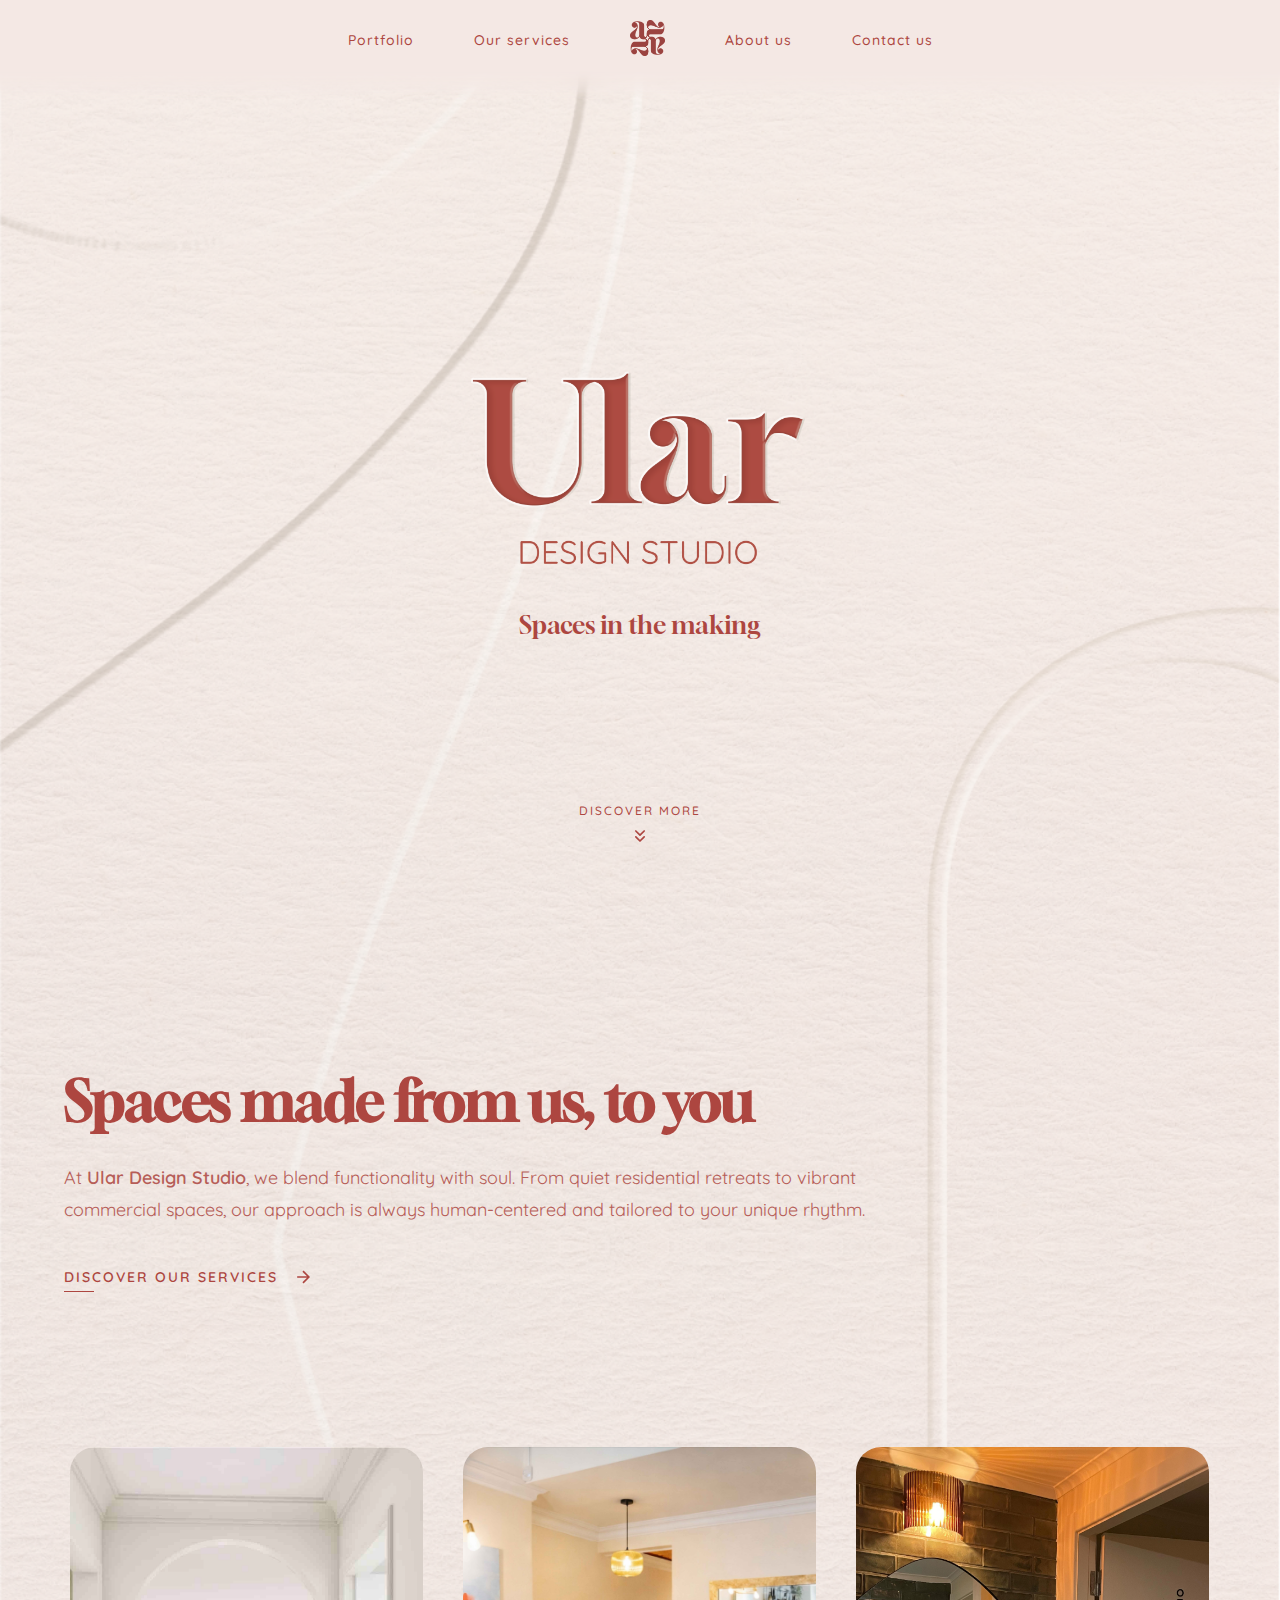
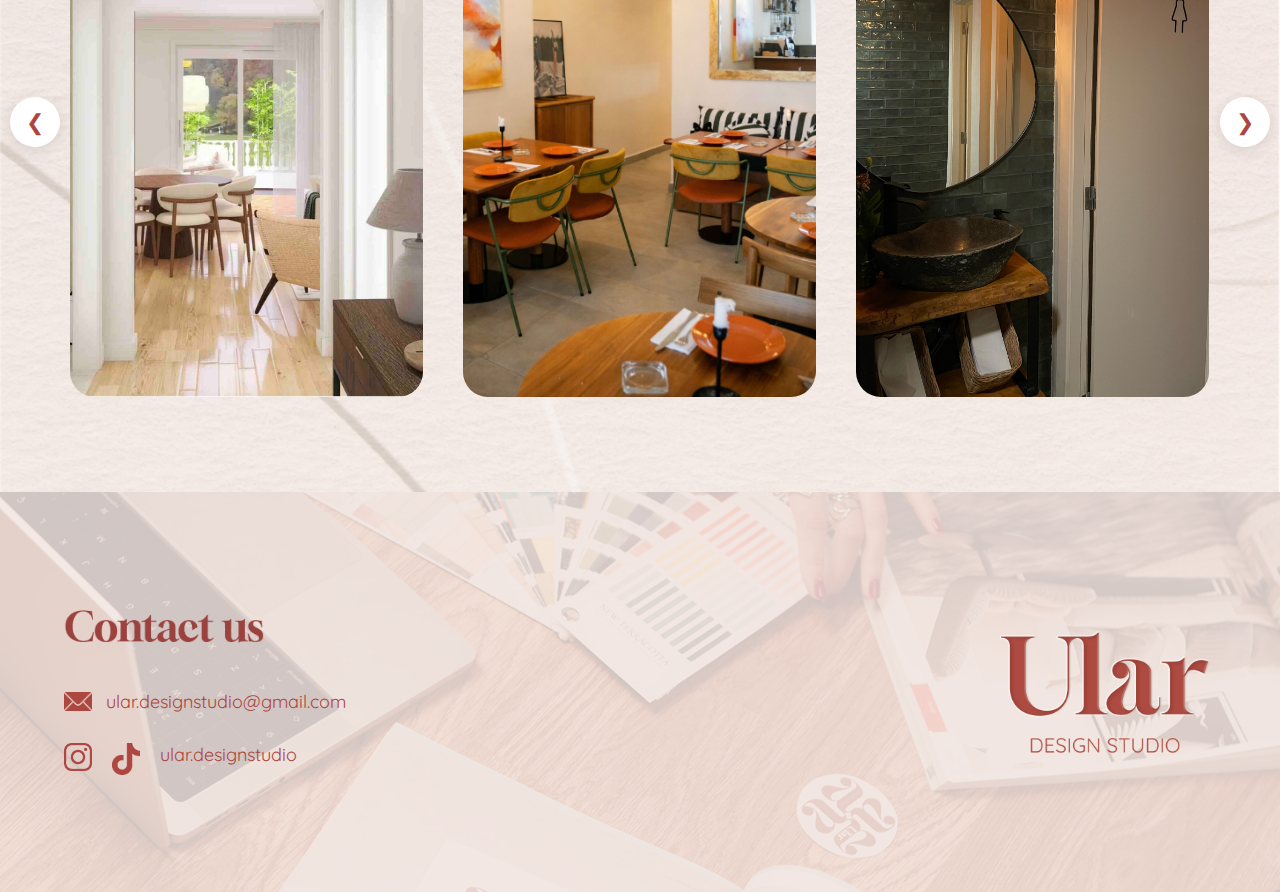
<file: index.html>
<!DOCTYPE html>
<html lang="en">
<head>
    <meta charset="UTF-8">
    <meta name="viewport" content="width=device-width, initial-scale=1.0">
    <title>Ular Design Studio</title>
    <link rel="stylesheet" href="style.css">

    <!--------Googlefonts-->
        <link rel="preconnect" href="https://fonts.googleapis.com">
        <link rel="preconnect" href="https://fonts.gstatic.com" crossorigin>
        <link href="https://fonts.googleapis.com/css2?family=Quicksand:wght@300..700&display=swap" rel="stylesheet">
        <link href="https://fonts.googleapis.com/css2?family=Gloock&display=swap" rel="stylesheet">
</head>
<body>

<!------------------------Header e Navegação----------->
    <header id="mainHeader">
        <nav id="mainNav">
            <div class="nav-links-desktop">
                <a href="Portfolio.html">Portfolio</a>
                <a href="OurServices.html">Our services</a>
                <div class="logo">
                    <a href="index.html"><img src="Logo_Trevo.png" alt="Ular"></a>
                </div>
                <a href="AboutUs.html">About us</a>
                <a href="ContactUs.html">Contact us</a>
            </div>
           
               

            <div class="mobile-logo-button" onclick="toggleMenu()">
                <img src="Logo_Trevo.png" alt="Ular">
            <div class="menu-indicator-wrapper">
            <span class="menu-text-indicator">menu</span>
                <div class="menu-arrow">
                    <svg width="10" height="10" viewBox="0 0 24 24" fill="none" stroke="#ad4640" stroke-width="3" stroke-linecap="round" stroke-linejoin="round">
                        <path d="M6 9l6 6 6-6"/>
                    </svg>
                </div>
            </div>

            <!------Mobile version-->
            <div class="mobile-menu" id="mobileMenu">
                <a href="MainPage.html">Main Page</a>
                <a href="Portfolio.html">Portfolio</a>
                <a href="OurServices.html">Our services</a>
                <a href="AboutUs.html">About us</a>
                <a href="ContactUs.html">Contact us</a>
            </div>
        </nav>
    </header>
<!------------------------Fim Header e Navegação----------->



<section class="hero">
    <video autoplay muted loop playsinline preload="auto">
        <source src="video_introducao_480p.mp4" type="video/mp4">
    </video>

    <div class="hero-content">
        <img src="Ular_logo_primario.png" alt="Ular Design Studio" class="hero-logo">
        <p>Spaces in the making</p>
    </div>

    <a href="#main-intro" class="discover-more">
        <span>Discover more</span>
        <div class="scroll-arrow-mini">
            <svg width="20" height="20" viewBox="0 0 24 24" fill="none" stroke="currentColor" stroke-width="2" stroke-linecap="round" stroke-linejoin="round">
                <path d="M7 13l5 5 5-5M7 6l5 5 5-5"/>
            </svg>
        </div>
    </a>
</section>

<section class="main-intro" id="main-intro">
    <div class="intro-content">
        <h2 class="reveal-text">Spaces made from us, to you </h2>
        <p class="fade-in-up">
            At <strong>Ular Design Studio</strong>, we blend functionality with soul. 
            From quiet residential retreats to vibrant commercial spaces, our approach 
            is always human-centered and tailored to your unique rhythm.
        </p>
        
        <a href="OurServices.html" class="discover-more-btn">
            <span>Discover our services</span>
            <svg class="arrow-icon" viewBox="0 0 24 24"><path d="M5 12h14m-7-7 7 7-7 7"/></svg>
        </a>
    </div>
</section>

<section class="home-carousel-section">
    <div class="carousel-container">
        <button class="carousel-btn prev" onclick="moveCarousel(-1)">&#10094;</button>
        <button class="carousel-btn next" onclick="moveCarousel(1)">&#10095;</button>

        <div class="carousel-track" id="homeTrack">
            <div class="carousel-card"><img src="R2501_2785_Morgado_02_01.jpg"></div>
            <div class="carousel-card"><img src="C2410_2530_impostor_02_01.jpeg"></div>
            <div class="carousel-card"><img src="C2410_2530_impostor_06.jpg"></div>
            <div class="carousel-card"><img src="R2402_6731_Lux_02_01.jpeg"></div>
            <div class="carousel-card">
            <img src="R2501_2785_Morgado_05_01.jpeg">
            <a href="portfolio.html" class="more-work-link">
              <span class="text-wrapper">More of our work →</span>
           </a>
</div>
            </div>
        </div>
    </div>
</section>



<!----------portfolio carrosel-->







<!-------------------Footer-->
<footer class="footer">
  <div class="footer-overlay">

    <div class="footer-left">
      <a href="Contact us" class="contact-us">
        <img src="contact us.png" alt="Contact us">
      </a>

      <div class="email">
        <img src="email_logo.png" alt="Email">
        <a>ular.designstudio@gmail.com</a>
      </div>

      <div class="footer-socials">
        <a href="https://www.instagram.com/ular.designstudio" target="_blank">
          <img src="logo_instagram.png" alt="Instagram">
        </a>

        <a href="https://www.tiktok.com/@ular.designstudio" target="_blank">
          <img src="logo_tiktok.png" alt="TikTok">
        </a>

        <span class="social-text">ular.designstudio</span>
      </div>
      
      
    </div>

    <div class="footer-right">
      <img src="Ular_logo_primario.png" alt="Ular Design Studio">
    </div>

  </div>
</footer>



<!--------javascript-->
<script>

   //------------------Header e Navegação
        // Menu Mobile
        function toggleMenu() {
            const menu = document.getElementById("mobileMenu");
            const header = document.getElementById("mainHeader");
            menu.classList.toggle("open");
            header.classList.toggle("menu-open");
        }
    //------------------Fim Header e Navegação

//-------------------Carrossel
function moveCarousel(direction) {
    const track = document.getElementById('homeTrack');
    if (!track) return;

    // Obtém a largura de um card dinamicamente
    const card = track.querySelector('.carousel-card');
    if (!card) return;

    // Largura do card + o gap de 40px definido no CSS
    const scrollStep = card.offsetWidth + 40; 

    track.scrollBy({
        left: direction * scrollStep,
        behavior: 'smooth'
    });
}




 
</script>


</body>
</html>
</file>
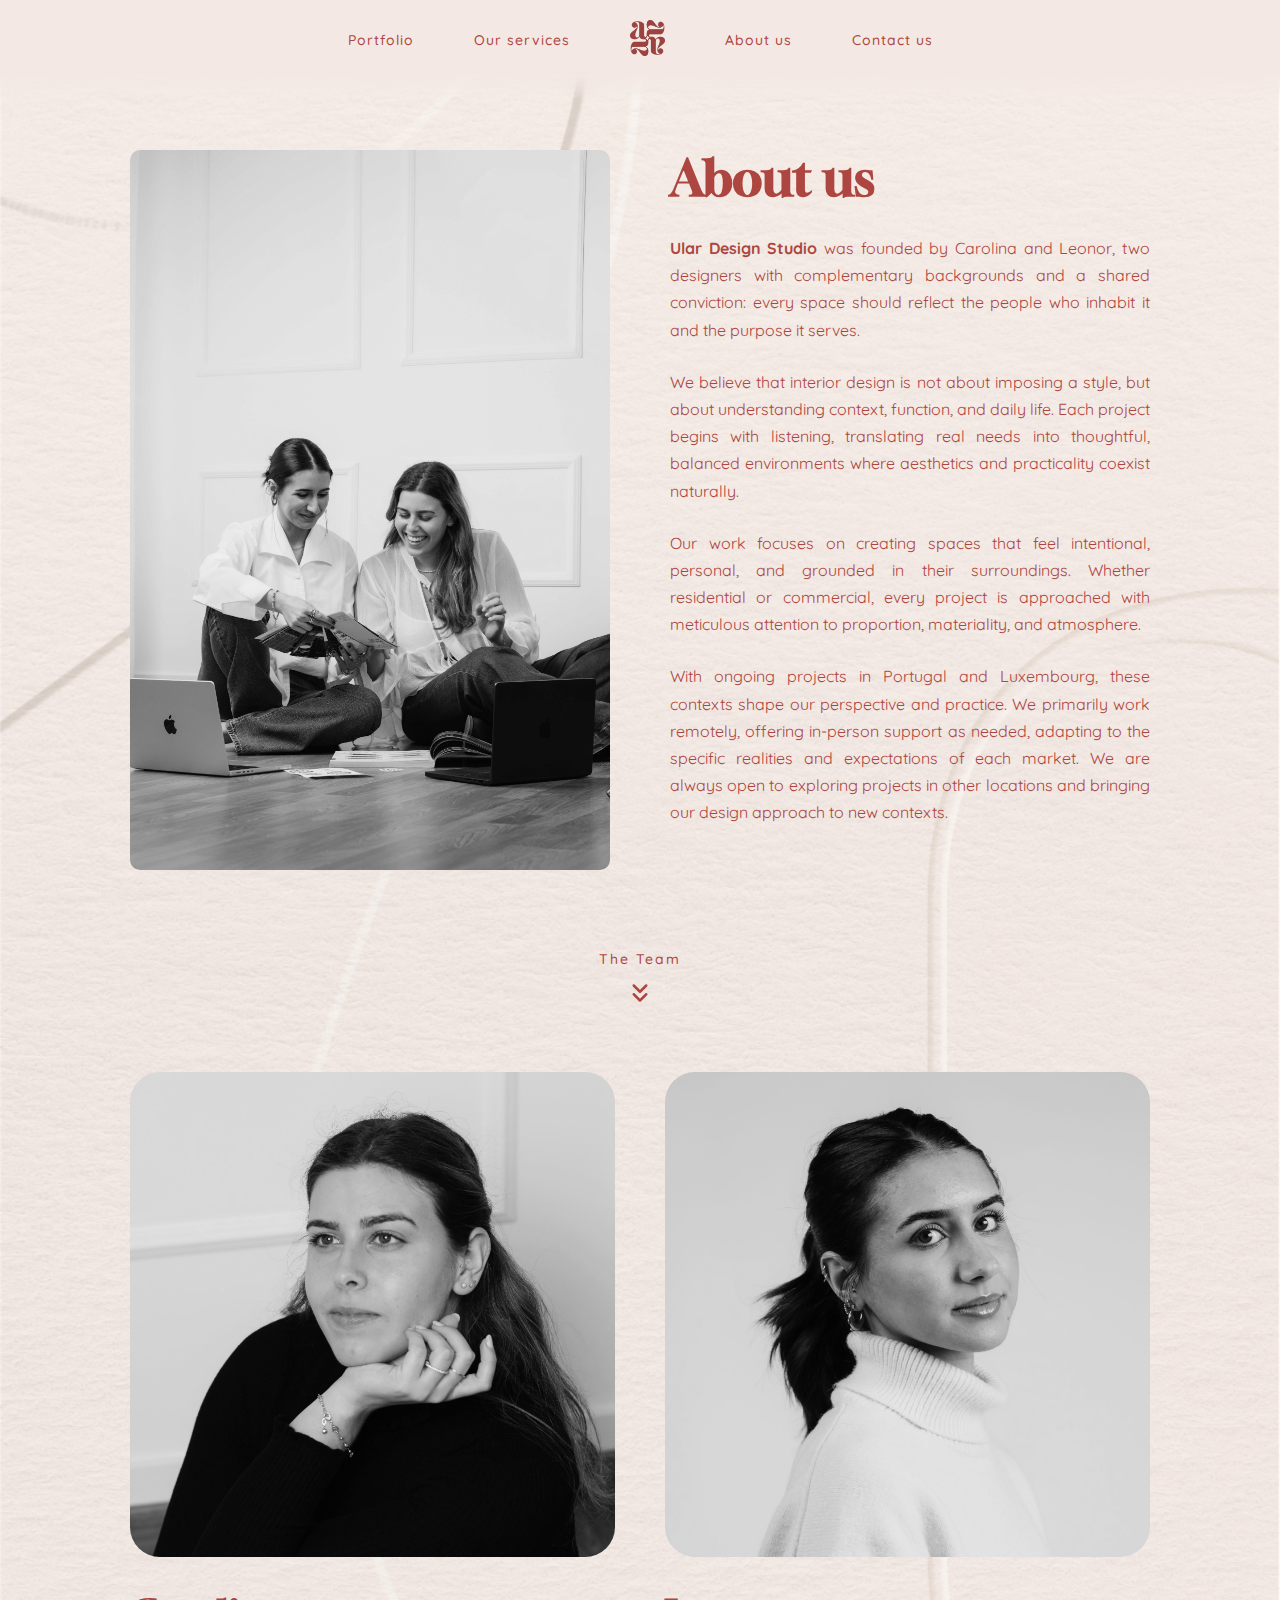
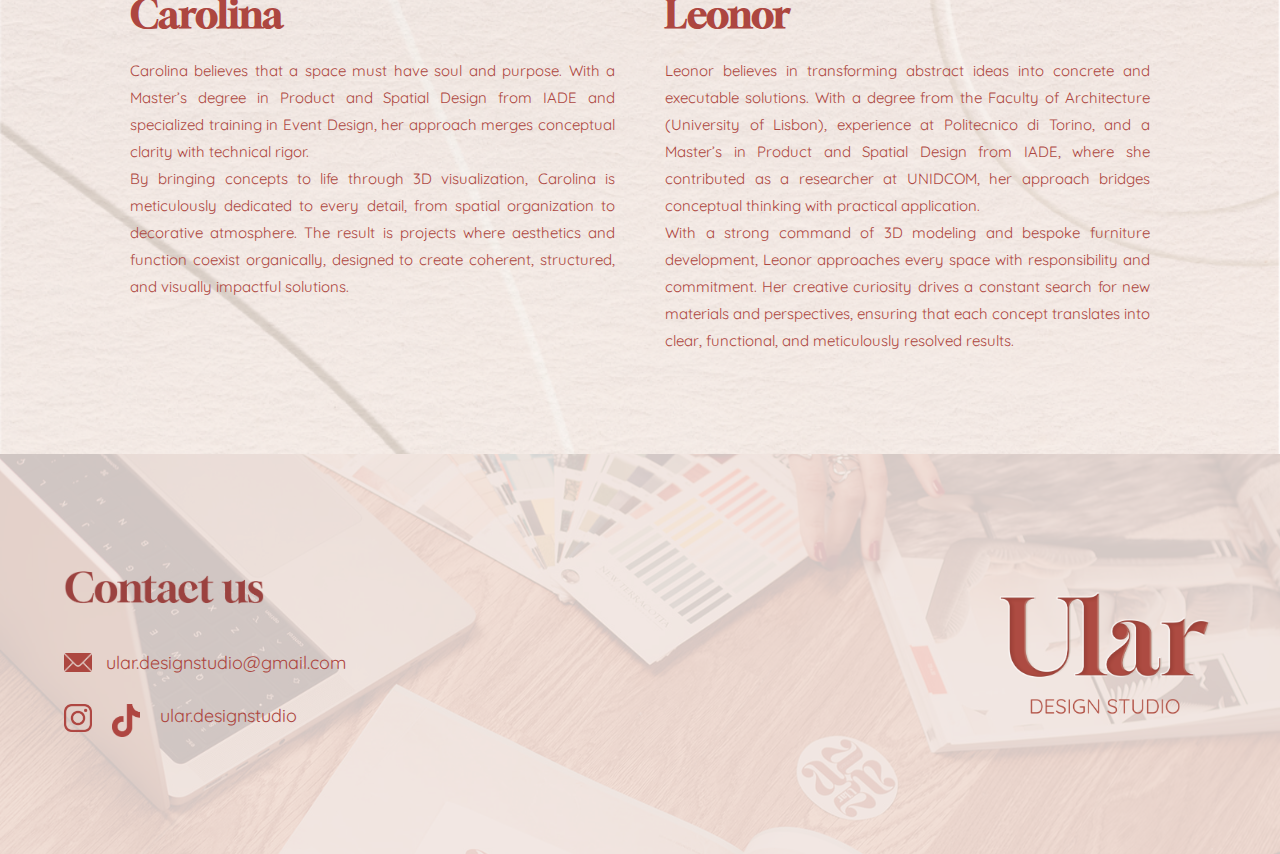
<file: AboutUs.html>
<!DOCTYPE html>
<html lang="en">
<head>
    <meta charset="UTF-8">
    <meta name="viewport" content="width=device-width, initial-scale=1.0">
    <title>Ular Design Studio</title>
    <link rel="stylesheet" href="style.css">

    <!--------Googlefonts-->
        <link rel="preconnect" href="https://fonts.googleapis.com">
        <link rel="preconnect" href="https://fonts.gstatic.com" crossorigin>
        <link href="https://fonts.googleapis.com/css2?family=Quicksand:wght@300..700&display=swap" rel="stylesheet">
        <link href="https://fonts.googleapis.com/css2?family=Gloock&display=swap" rel="stylesheet">
</head>
<body>

<!------------------------Header e Navegação----------->
    <header id="mainHeader">
        <nav id="mainNav">
            <div class="nav-links-desktop">
                <a href="Portfolio.html">Portfolio</a>
                <a href="OurServices.html">Our services</a>
                <div class="logo">
                    <a href="index.html"><img src="Logo_Trevo.png" alt="Ular"></a>
                </div>
                <a href="AboutUs.html">About us</a>
                <a href="ContactUs.html">Contact us</a>
            </div>
           
               

            <div class="mobile-logo-button" onclick="toggleMenu()">
                <img src="Logo_Trevo.png" alt="Ular">
            <div class="menu-indicator-wrapper">
            <span class="menu-text-indicator">menu</span>
                <div class="menu-arrow">
                    <svg width="10" height="10" viewBox="0 0 24 24" fill="none" stroke="#ad4640" stroke-width="3" stroke-linecap="round" stroke-linejoin="round">
                        <path d="M6 9l6 6 6-6"/>
                    </svg>
                </div>
            </div>

            <!------Mobile version-->
            <div class="mobile-menu" id="mobileMenu">
                <a href="MainPage.html">Main Page</a>
                <a href="Portfolio.html">Portfolio</a>
                <a href="OurServices.html">Our services</a>
                <a href="AboutUs.html">About us</a>
                <a href="ContactUs.html">Contact us</a>
            </div>
        </nav>
    </header>
<!------------------------Fim Header e Navegação----------->


<div class="about-container">
    <section class="about-intro">
        <div class="about-intro-image">
            <img src="aboutus_duas_749kb.jpeg" alt="Ular Design Studio">
        </div>
        <div class="about-intro-text">
            <h1>About us</h1>
            <p>
            <strong>Ular Design Studio</strong> was founded by Carolina and Leonor, two designers with complementary backgrounds and a shared conviction: every space should reflect the people who inhabit it and the purpose it serves.
            </p>
            <p>
            We believe that interior design is not about imposing a style, but about understanding context, function, and daily life. Each project begins with listening, translating real needs into thoughtful, balanced environments where aesthetics and practicality coexist naturally.
            </p>
            <p>
            Our work focuses on creating spaces that feel intentional, personal, and grounded in their surroundings. Whether residential or commercial, every project is approached with meticulous attention to proportion, materiality, and atmosphere.
            </p>
            <p>
            With ongoing projects in Portugal and Luxembourg, these contexts shape our perspective and practice. We primarily work remotely, offering in-person support as needed, adapting to the specific realities and expectations of each market. We are always open to exploring projects in other locations and bringing our design approach to new contexts.
            </p>
 </div>
    </section>




<div class="about-us-team-arrow-container">
     <a href="#about-bios" class="see-more-link">
    <span class="about-us-team-text">The Team</span>
    <div class="about-us-team-arrow">
        <svg width="30" height="30" viewBox="0 0 24 24" fill="none" stroke="#ad4640" stroke-width="2" stroke-linecap="round" stroke-linejoin="round">
            <path d="M7 13l5 5 5-5M7 6l5 5 5-5"/>
        </svg>
    </div>
    </a>
</div>


    <section class="about-bios" id="about-bios">
        <div class="bio-card">
            <div class="bio-image">
                <img src="carolinaseria_737kb.jpeg" alt="Carolina Marques">
            </div>
            <h2>Carolina</h2>
            <p>Carolina believes that a space must have soul and purpose. With a Master’s degree in Product and Spatial Design from IADE and specialized training in Event Design, her approach merges conceptual clarity with technical rigor.</p>
            <p>By bringing concepts to life through 3D visualization, Carolina is meticulously dedicated to every detail, from spatial organization to decorative atmosphere. The result is projects where aesthetics and function coexist organically, designed to create coherent, structured, and visually impactful solutions.</p> 
            </div>

        <div class="bio-card">
            <div class="bio-image">
                <img src="leonorseria_706kb.jpeg" alt="Leonor Perdigão">
            </div>
            <h2>Leonor</h2>
            <p>Leonor believes in transforming abstract ideas into concrete and executable solutions. With a degree from the Faculty of Architecture (University of Lisbon), experience at Politecnico di Torino, and a Master’s in Product and Spatial Design from IADE, where she contributed as a researcher at UNIDCOM, her approach bridges conceptual thinking with practical application.</p> 
            <p>With a strong command of 3D modeling and bespoke furniture development, Leonor approaches every space with responsibility and commitment. Her creative curiosity drives a constant search for new materials and perspectives, ensuring that each concept translates into clear, functional, and meticulously resolved results.</p>  
            </div>
    </section>
</div>



<footer class="footer">
  <div class="footer-overlay">

    <div class="footer-left">
      <a href="Contact us" class="contact-us">
        <img src="contact us.png" alt="Contact us">
      </a>

      <div class="email">
        <img src="email_logo.png" alt="Email">
        <a>ular.designstudio@gmail.com</a>
      </div>

      <div class="footer-socials">
        <a href="https://www.instagram.com/ular.designstudio" target="_blank">
          <img src="logo_instagram.png" alt="Instagram">
        </a>

        <a href="https://www.tiktok.com/@ular.designstudio" target="_blank">
          <img src="logo_tiktok.png" alt="TikTok">
        </a>

        <span class="social-text">ular.designstudio</span>
      </div>
      
      
    </div>

    <div class="footer-right">
      <img src="Ular_logo_primario.png" alt="Ular Design Studio">
    </div>

  </div>
</footer>



<!-------------------Javascript------------------------------> <script> // Lógica Modal function openProject(projectId) { const modal = document.getElementById('projectModal'); const modalContent = document.getElementById('modalContent'); // Aqui podes adicionar a lógica para carregar o conteúdo do projeto com base no ID modalContent.innerHTML = `<h2>${projectId}</h2><p>Detalhes do projeto...</p>`; modal.style.display = 'flex'; } function closeProject() { const modal = document.getElementById('projectModal'); modal.style.display = 'none'; } </script>
<script>
   //------------------Header e Navegação
        // Menu Mobile
        function toggleMenu() {
            const menu = document.getElementById("mobileMenu");
            const header = document.getElementById("mainHeader");
            menu.classList.toggle("open");
            header.classList.toggle("menu-open");
        }
    //------------------Fim Header e Navegação
</script>


</body>
</html>
</file>
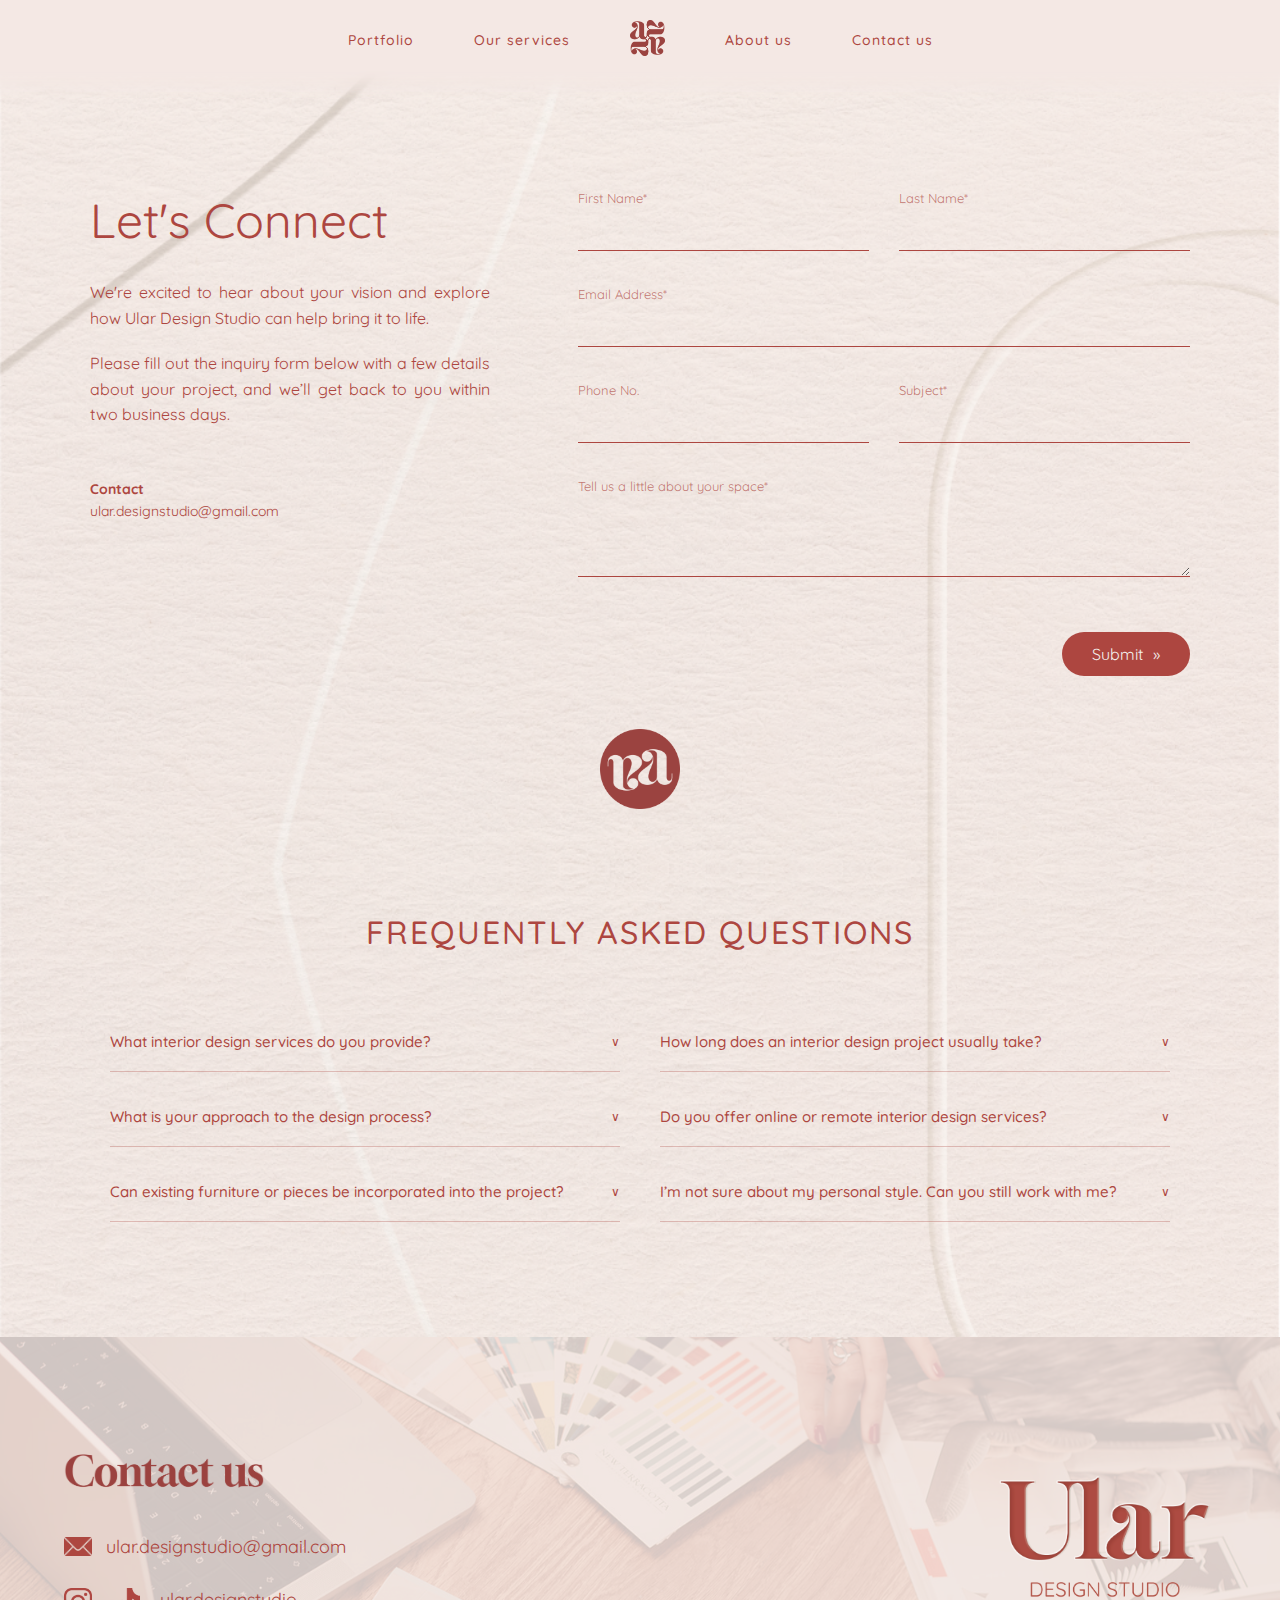
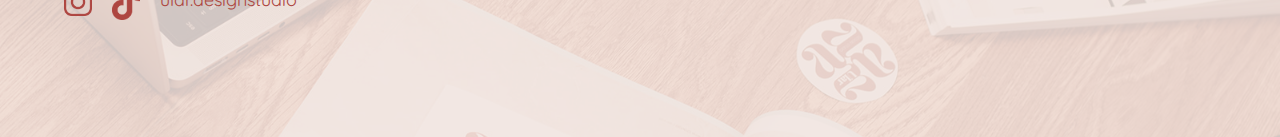
<file: ContactUs.html>
<!DOCTYPE html>
<html lang="en">
<head>
    <meta charset="UTF-8">
    <meta name="viewport" content="width=device-width, initial-scale=1.0">
    <title>Ular Design Studio</title>
    <link rel="stylesheet" href="style.css">

    <!--------Googlefonts-->
        <link rel="preconnect" href="https://fonts.googleapis.com">
        <link rel="preconnect" href="https://fonts.gstatic.com" crossorigin>
        <link href="https://fonts.googleapis.com/css2?family=Quicksand:wght@300..700&display=swap" rel="stylesheet">
        <link href="https://fonts.googleapis.com/css2?family=Gloock&display=swap" rel="stylesheet">
</head>
<body>

<!------------------------Header e Navegação----------->
    <header id="mainHeader">
        <nav id="mainNav">
            <div class="nav-links-desktop">
                <a href="Portfolio.html">Portfolio</a>
                <a href="OurServices.html">Our services</a>
                <div class="logo">
                    <a href="MainPage.html"><img src="Logo_Trevo.png" alt="Ular"></a>
                </div>
                <a href="AboutUs.html">About us</a>
                <a href="ContactUs.html">Contact us</a>
            </div>
           
               

            <div class="mobile-logo-button" onclick="toggleMenu()">
                <img src="Logo_Trevo.png" alt="Ular">
            <div class="menu-indicator-wrapper">
            <span class="menu-text-indicator">menu</span>
                <div class="menu-arrow">
                    <svg width="10" height="10" viewBox="0 0 24 24" fill="none" stroke="#ad4640" stroke-width="3" stroke-linecap="round" stroke-linejoin="round">
                        <path d="M6 9l6 6 6-6"/>
                    </svg>
                </div>
            </div>

            <!------Mobile version-->
            <div class="mobile-menu" id="mobileMenu">
                <a href="MainPage.html">Main Page</a>
                <a href="Portfolio.html">Portfolio</a>
                <a href="OurServices.html">Our services</a>
                <a href="AboutUs.html">About us</a>
                <a href="ContactUs.html">Contact us</a>
            </div>
        </nav>
    </header>
<!------------------------Fim Header e Navegação----------->

<!------------------------Formulário---------------------------------->
<main class="contact-page">
    <div class="contact-wrapper">
        
        <div class="contact-info">
            <h1>Let's Connect</h1>
            <p>We're excited to hear about your vision and explore how Ular Design Studio can help bring it to life.</p>
            <p>Please fill out the inquiry form below with a few details about your project, and we’ll get back to you within two business days.</p>

            <div class="contact-details">
                <p><strong>Contact</strong><br>ular.designstudio@gmail.com</p>
            </div>
        </div>

        <!------------------Formulário-->
       <div class="contact-form-container">
    <form class="minimal-form" action="https://formspree.io/f/mjgeekan" method="POST">
        <div class="form-row">
            <div class="form-group">
                <label>First Name*</label>
                <input type="text" name="first_name" required>
            </div>
            <div class="form-group">
                <label>Last Name*</label>
                <input type="text" name="last_name" required>
            </div>
            </div>

            <div class="form-group full-width">
            <label>Email Address*</label>
            <input type="email" name="email" required>
            </div>

            <div class="form-row">
            <div class="form-group">
                <label>Phone No.</label>
                <input type="tel" name="phone">
            </div>
            <div class="form-group">
                <label>Subject*</label>
                <input type="text" name="subject" required>
            </div>
            </div>

            <div class="form-group full-width">
            <label>Tell us a little about your space*</label>
            <textarea name="message" rows="3" required></textarea>
             </div>

            <div class="button-container">
            <button type="submit" class="btn-submit">
                Submit <span class="double-arrow">»</span>
            </button>
            </div>
    </form>
    </div>


</main>

<!------------------Separador entre formulário e Faq's-->
<div class="divider-container">
    <img src="bola separacao pagina.png" alt="Ular Logo" class="ular-ball">
</div>


<!------------------------------FAQ's-->
<section class="faq-section" id="faq">
    <div class="faq-header">
        <h2>Frequently Asked Questions</h2>
    </div>

    <div class="faq-grid">
        <div class="faq-column">
            <div class="faq-item">
                <button class="faq-question">What interior design services do you provide? <span class="arrow">∨</span></button>
                <div class="faq-answer">
                    <p>We offer tailored interior design services, from initial concept development to detailed design proposals and project support, for both residential and commercial spaces.</p>
                </div>
            </div>
            <div class="faq-item">
                <button class="faq-question">What is your approach to the design process? <span class="arrow">∨</span></button>
                <div class="faq-answer">
                    <p>We help define your style through discussion, references and careful analysis of your preferences and requirements.</p>
                </div>
            </div>
            <div class="faq-item">
                <button class="faq-question">Can existing furniture or pieces be incorporated into the project? <span class="arrow">∨</span></button>
                <div class="faq-answer">
                    <p>Yes. Whenever suitable, we incorporate existing furniture or décor to ensure continuity, sustainability and a coherent final result.</p>
                </div>
            </div>
        </div>

        <div class="faq-column">
            <div class="faq-item">
                <button class="faq-question">How long does an interior design project usually take? <span class="arrow">∨</span></button>
                <div class="faq-answer">
                    <p>Project timelines vary depending on scale and complexity. Timeframes are defined clearly at the outset of each project.</p>
                </div>
            </div>
            <div class="faq-item">
                <button class="faq-question">Do you offer online or remote interior design services? <span class="arrow">∨</span></button>
                <div class="faq-answer">
                    <p>Yes. We provide remote design services for clients in any location. We are based in Luxembourg and Portugal, where on-site visits are available.</p>
                </div>
            </div>
            <div class="faq-item">
                <button class="faq-question">I’m not sure about my personal style. Can you still work with me? <span class="arrow">∨</span></button>
                <div class="faq-answer">
                    <p>Absolutely. We help define your style through discussion, references and careful analysis of your preferences and requirements.</p>
                </div>
            </div>
        </div>
    </div>
</section>


<!--------------Footer-->
<footer class="footer">
  <div class="footer-overlay">

    <div class="footer-left">
      <a href="Contact us" class="contact-us">
        <img src="contact us.png" alt="Contact us">
      </a>

      <div class="email">
        <img src="email_logo.png" alt="Email">
        <a>ular.designstudio@gmail.com</a>
      </div>

      <div class="footer-socials">
        <a href="https://www.instagram.com/ular.designstudio" target="_blank">
          <img src="logo_instagram.png" alt="Instagram">
        </a>

        <a href="https://www.tiktok.com/@ular.designstudio" target="_blank">
          <img src="logo_tiktok.png" alt="TikTok">
        </a>

        <span class="social-text">ular.designstudio</span>
      </div>
      
      
    </div>

    <div class="footer-right">
      <img src="Ular_logo_primario.png" alt="Ular Design Studio">
    </div>

  </div>
</footer>


<!--------------Javascript-->
<script>

   //------------------Header e Navegação
        // Menu Mobile
        function toggleMenu() {
            const menu = document.getElementById("mobileMenu");
            const header = document.getElementById("mainHeader");
            menu.classList.toggle("open");
            header.classList.toggle("menu-open");
        }
    //------------------Fim Header e Navegação

    //movimento setas faqs
        // Este código seleciona todas as perguntas do FAQ
        document.querySelectorAll('.faq-question').forEach(button => {
            button.addEventListener('click', () => {
                // Quando clicas, ele procura o "pai" (o faq-item)
                const faqItem = button.parentElement;
                
                // Ele adiciona ou retira a classe 'active' que criámos no CSS
                faqItem.classList.toggle('active');
            });
        });

    //-------------movimento bola-------------
        window.addEventListener('scroll', function() {
    // Seleciona a imagem da bola
    const ball = document.querySelector('.ular-ball');
    
    // Obtém a posição atual do scroll
    let rotation = window.scrollY;
    
    // Aplica a rotação. Podes multiplicar por 0.5 se quiseres que gire mais devagar
    // ou por 2 se quiseres que gire muito rápido.
    ball.style.transform = `rotate(${rotation * 0.5}deg)`;
});
    </script>



</body>
</html>
</file>
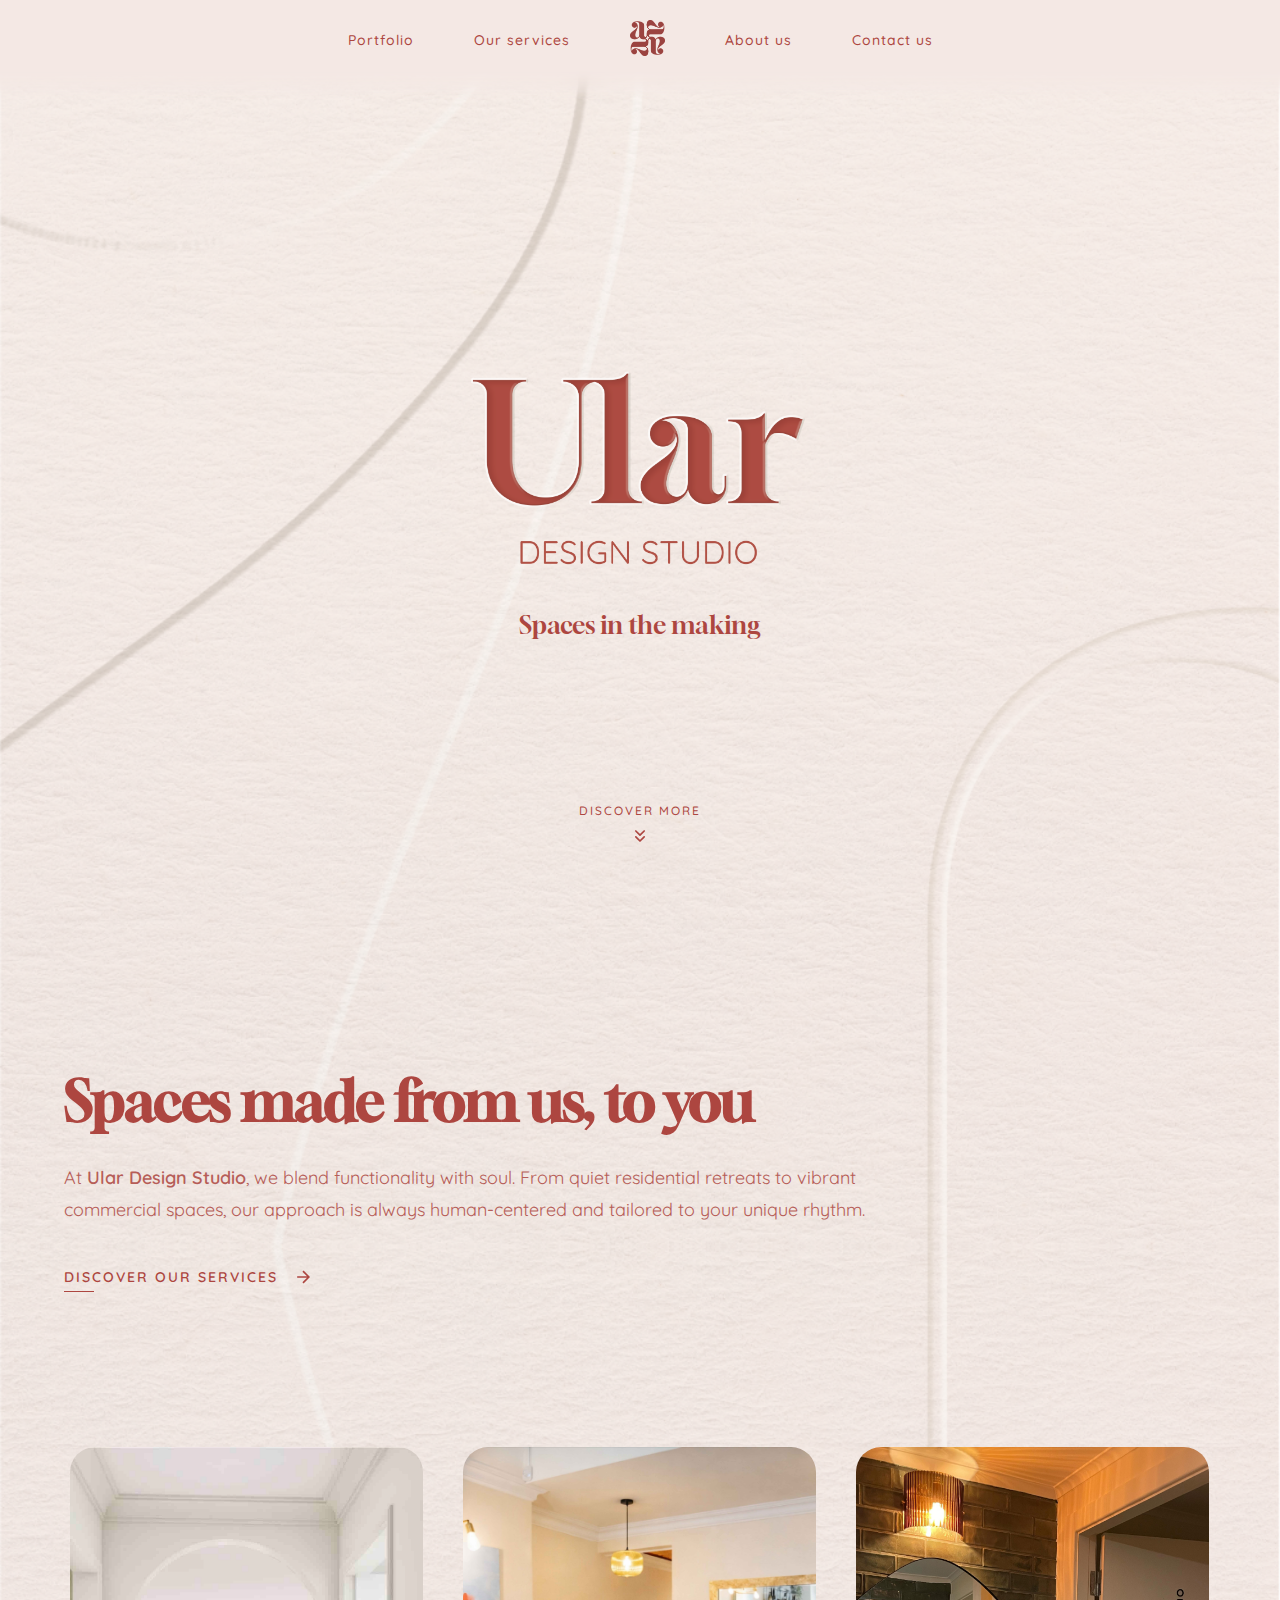
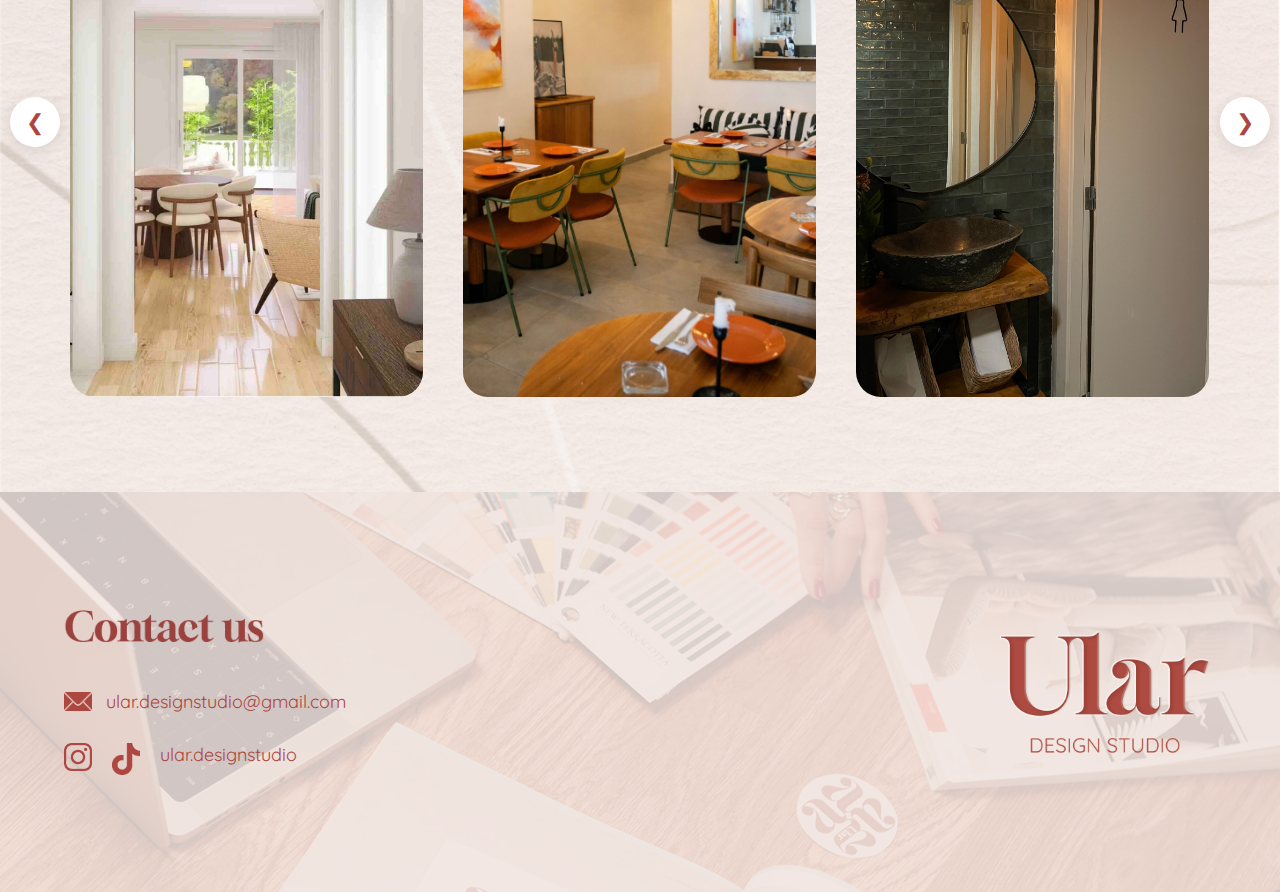
<file: MainPage.html>
<!DOCTYPE html>
<html lang="en">
<head>
    <meta charset="UTF-8">
    <meta name="viewport" content="width=device-width, initial-scale=1.0">
    <title>Ular Design Studio</title>
    <link rel="stylesheet" href="style.css">

    <!--------Googlefonts-->
        <link rel="preconnect" href="https://fonts.googleapis.com">
        <link rel="preconnect" href="https://fonts.gstatic.com" crossorigin>
        <link href="https://fonts.googleapis.com/css2?family=Quicksand:wght@300..700&display=swap" rel="stylesheet">
        <link href="https://fonts.googleapis.com/css2?family=Gloock&display=swap" rel="stylesheet">
</head>
<body>

<!------------------------Header e Navegação----------->
    <header id="mainHeader">
        <nav id="mainNav">
            <div class="nav-links-desktop">
                <a href="Portfolio.html">Portfolio</a>
                <a href="OurServices.html">Our services</a>
                <div class="logo">
                    <a href="MainPage.html"><img src="Logo_Trevo.png" alt="Ular"></a>
                </div>
                <a href="AboutUs.html">About us</a>
                <a href="ContactUs.html">Contact us</a>
            </div>
           
               

            <div class="mobile-logo-button" onclick="toggleMenu()">
                <img src="Logo_Trevo.png" alt="Ular">
            <div class="menu-indicator-wrapper">
            <span class="menu-text-indicator">menu</span>
                <div class="menu-arrow">
                    <svg width="10" height="10" viewBox="0 0 24 24" fill="none" stroke="#ad4640" stroke-width="3" stroke-linecap="round" stroke-linejoin="round">
                        <path d="M6 9l6 6 6-6"/>
                    </svg>
                </div>
            </div>

            <!------Mobile version-->
            <div class="mobile-menu" id="mobileMenu">
                <a href="MainPage.html">Main Page</a>
                <a href="Portfolio.html">Portfolio</a>
                <a href="OurServices.html">Our services</a>
                <a href="AboutUs.html">About us</a>
                <a href="ContactUs.html">Contact us</a>
            </div>
        </nav>
    </header>
<!------------------------Fim Header e Navegação----------->



<section class="hero">
    <video autoplay muted loop playsinline preload="auto">
        <source src="video_introducao_480p.mp4" type="video/mp4">
    </video>

    <div class="hero-content">
        <img src="Ular_logo_primario.png" alt="Ular Design Studio" class="hero-logo">
        <p>Spaces in the making</p>
    </div>

    <a href="#main-intro" class="discover-more">
        <span>Discover more</span>
        <div class="scroll-arrow-mini">
            <svg width="20" height="20" viewBox="0 0 24 24" fill="none" stroke="currentColor" stroke-width="2" stroke-linecap="round" stroke-linejoin="round">
                <path d="M7 13l5 5 5-5M7 6l5 5 5-5"/>
            </svg>
        </div>
    </a>
</section>

<section class="main-intro" id="main-intro">
    <div class="intro-content">
        <h2 class="reveal-text">Spaces made from us, to you </h2>
        <p class="fade-in-up">
            At <strong>Ular Design Studio</strong>, we blend functionality with soul. 
            From quiet residential retreats to vibrant commercial spaces, our approach 
            is always human-centered and tailored to your unique rhythm.
        </p>
        
        <a href="OurServices.html" class="discover-more-btn">
            <span>Discover our services</span>
            <svg class="arrow-icon" viewBox="0 0 24 24"><path d="M5 12h14m-7-7 7 7-7 7"/></svg>
        </a>
    </div>
</section>

<section class="home-carousel-section">
    <div class="carousel-container">
        <button class="carousel-btn prev" onclick="moveCarousel(-1)">&#10094;</button>
        <button class="carousel-btn next" onclick="moveCarousel(1)">&#10095;</button>

        <div class="carousel-track" id="homeTrack">
            <div class="carousel-card"><img src="R2501_2785_Morgado_02_01.jpg"></div>
            <div class="carousel-card"><img src="C2410_2530_impostor_02_01.jpeg"></div>
            <div class="carousel-card"><img src="C2410_2530_impostor_06.jpg"></div>
            <div class="carousel-card"><img src="R2402_6731_Lux_02_01.jpeg"></div>
            <div class="carousel-card">
            <img src="R2501_2785_Morgado_05_01.jpeg">
            <a href="portfolio.html" class="more-work-link">
              <span class="text-wrapper">More of our work →</span>
           </a>
</div>
            </div>
        </div>
    </div>
</section>



<!----------portfolio carrosel-->







<!-------------------Footer-->
<footer class="footer">
  <div class="footer-overlay">

    <div class="footer-left">
      <a href="Contact us" class="contact-us">
        <img src="contact us.png" alt="Contact us">
      </a>

      <div class="email">
        <img src="email_logo.png" alt="Email">
        <a>ular.designstudio@gmail.com</a>
      </div>

      <div class="footer-socials">
        <a href="https://www.instagram.com/ular.designstudio" target="_blank">
          <img src="logo_instagram.png" alt="Instagram">
        </a>

        <a href="https://www.tiktok.com/@ular.designstudio" target="_blank">
          <img src="logo_tiktok.png" alt="TikTok">
        </a>

        <span class="social-text">ular.designstudio</span>
      </div>
      
      
    </div>

    <div class="footer-right">
      <img src="Ular_logo_primario.png" alt="Ular Design Studio">
    </div>

  </div>
</footer>



<!--------javascript-->
<script>

   //------------------Header e Navegação
        // Menu Mobile
        function toggleMenu() {
            const menu = document.getElementById("mobileMenu");
            const header = document.getElementById("mainHeader");
            menu.classList.toggle("open");
            header.classList.toggle("menu-open");
        }
    //------------------Fim Header e Navegação

//-------------------Carrossel
function moveCarousel(direction) {
    const track = document.getElementById('homeTrack');
    if (!track) return;

    // Obtém a largura de um card dinamicamente
    const card = track.querySelector('.carousel-card');
    if (!card) return;

    // Largura do card + o gap de 40px definido no CSS
    const scrollStep = card.offsetWidth + 40; 

    track.scrollBy({
        left: direction * scrollStep,
        behavior: 'smooth'
    });
}




 
</script>


</body>
</html>
</file>
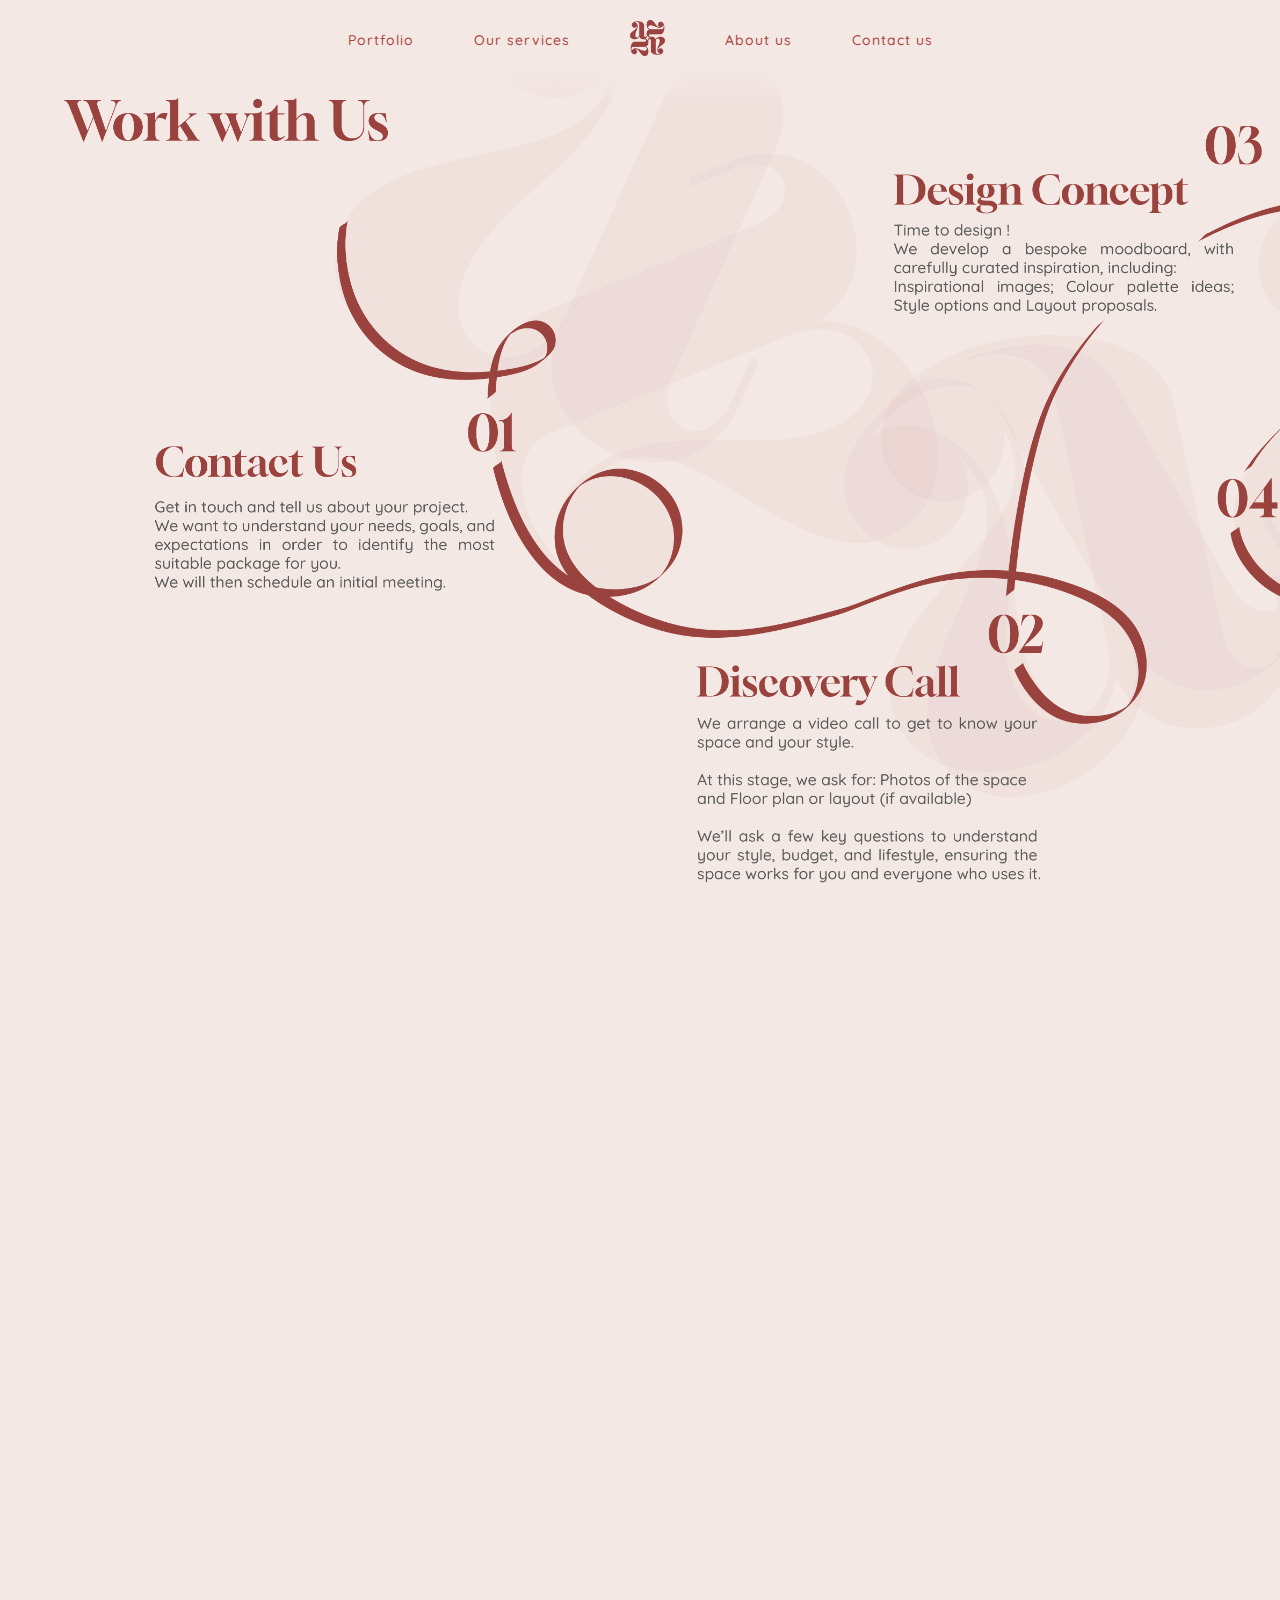
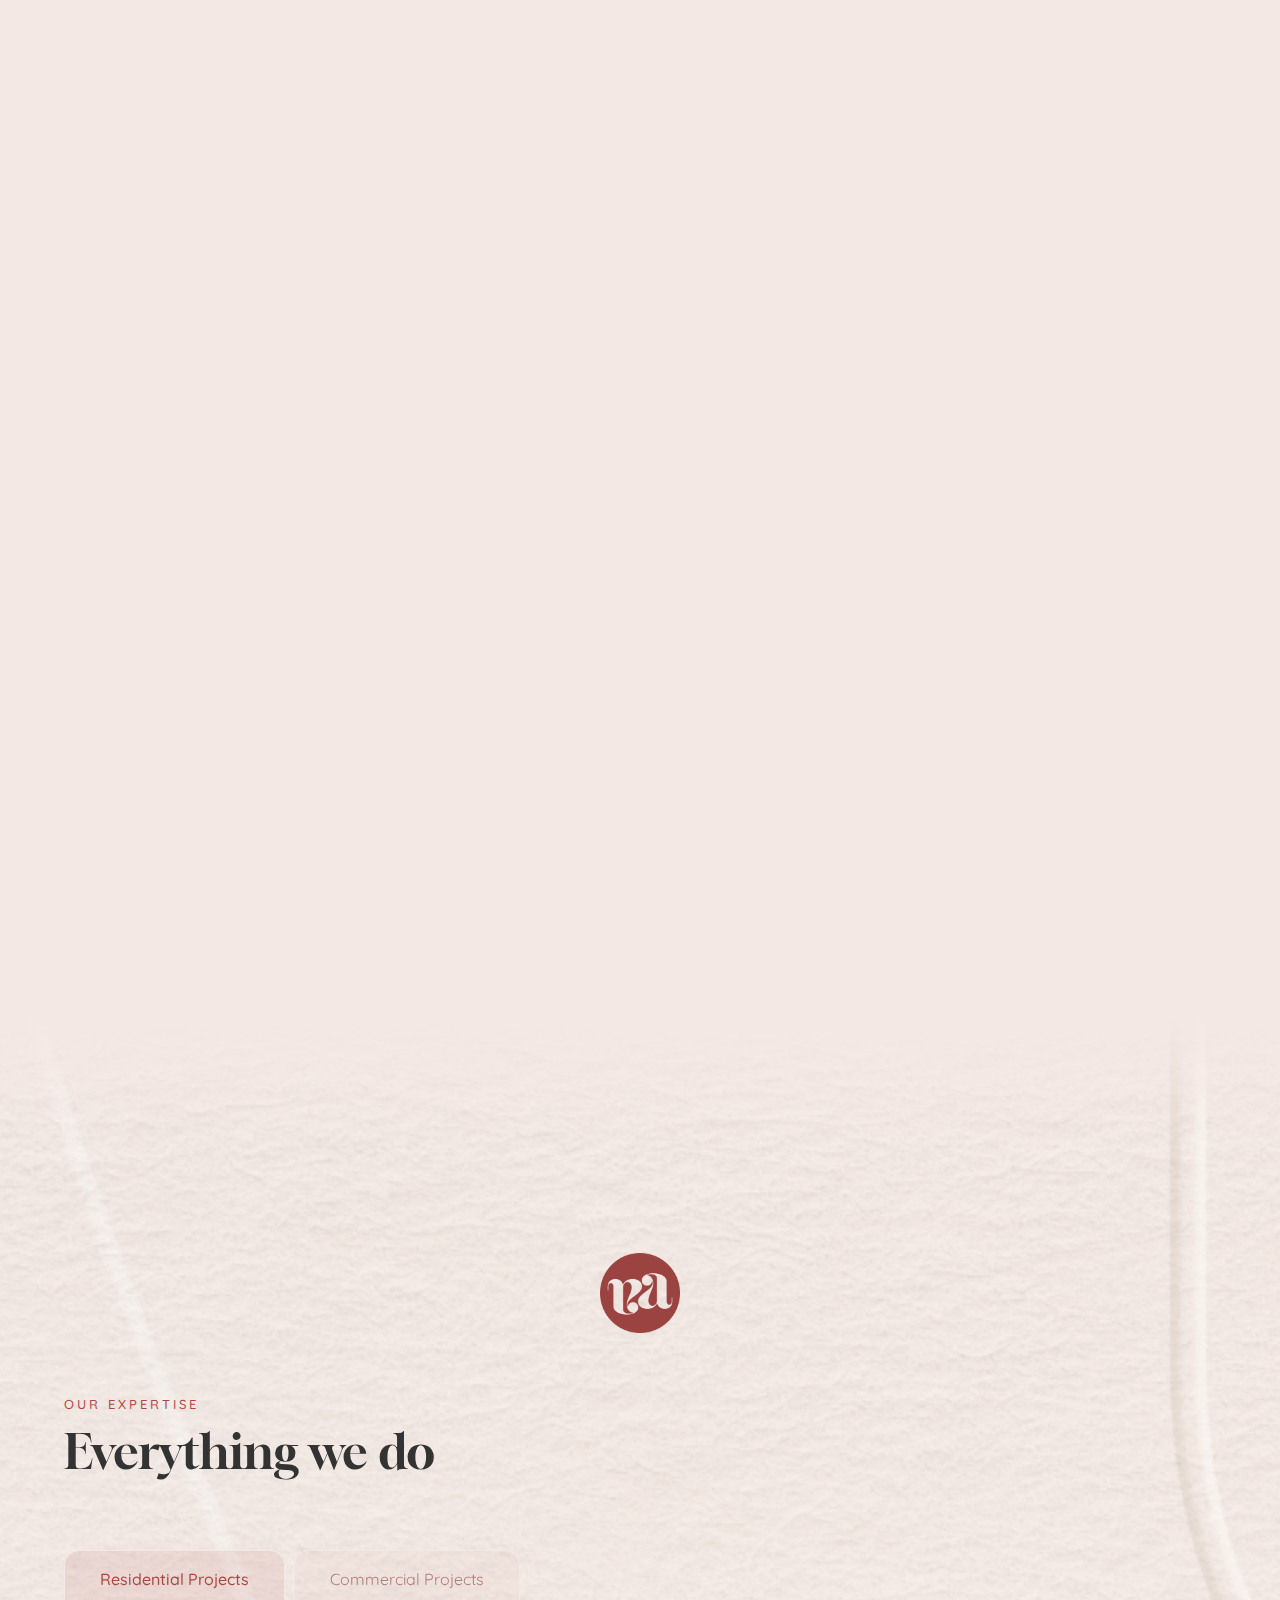
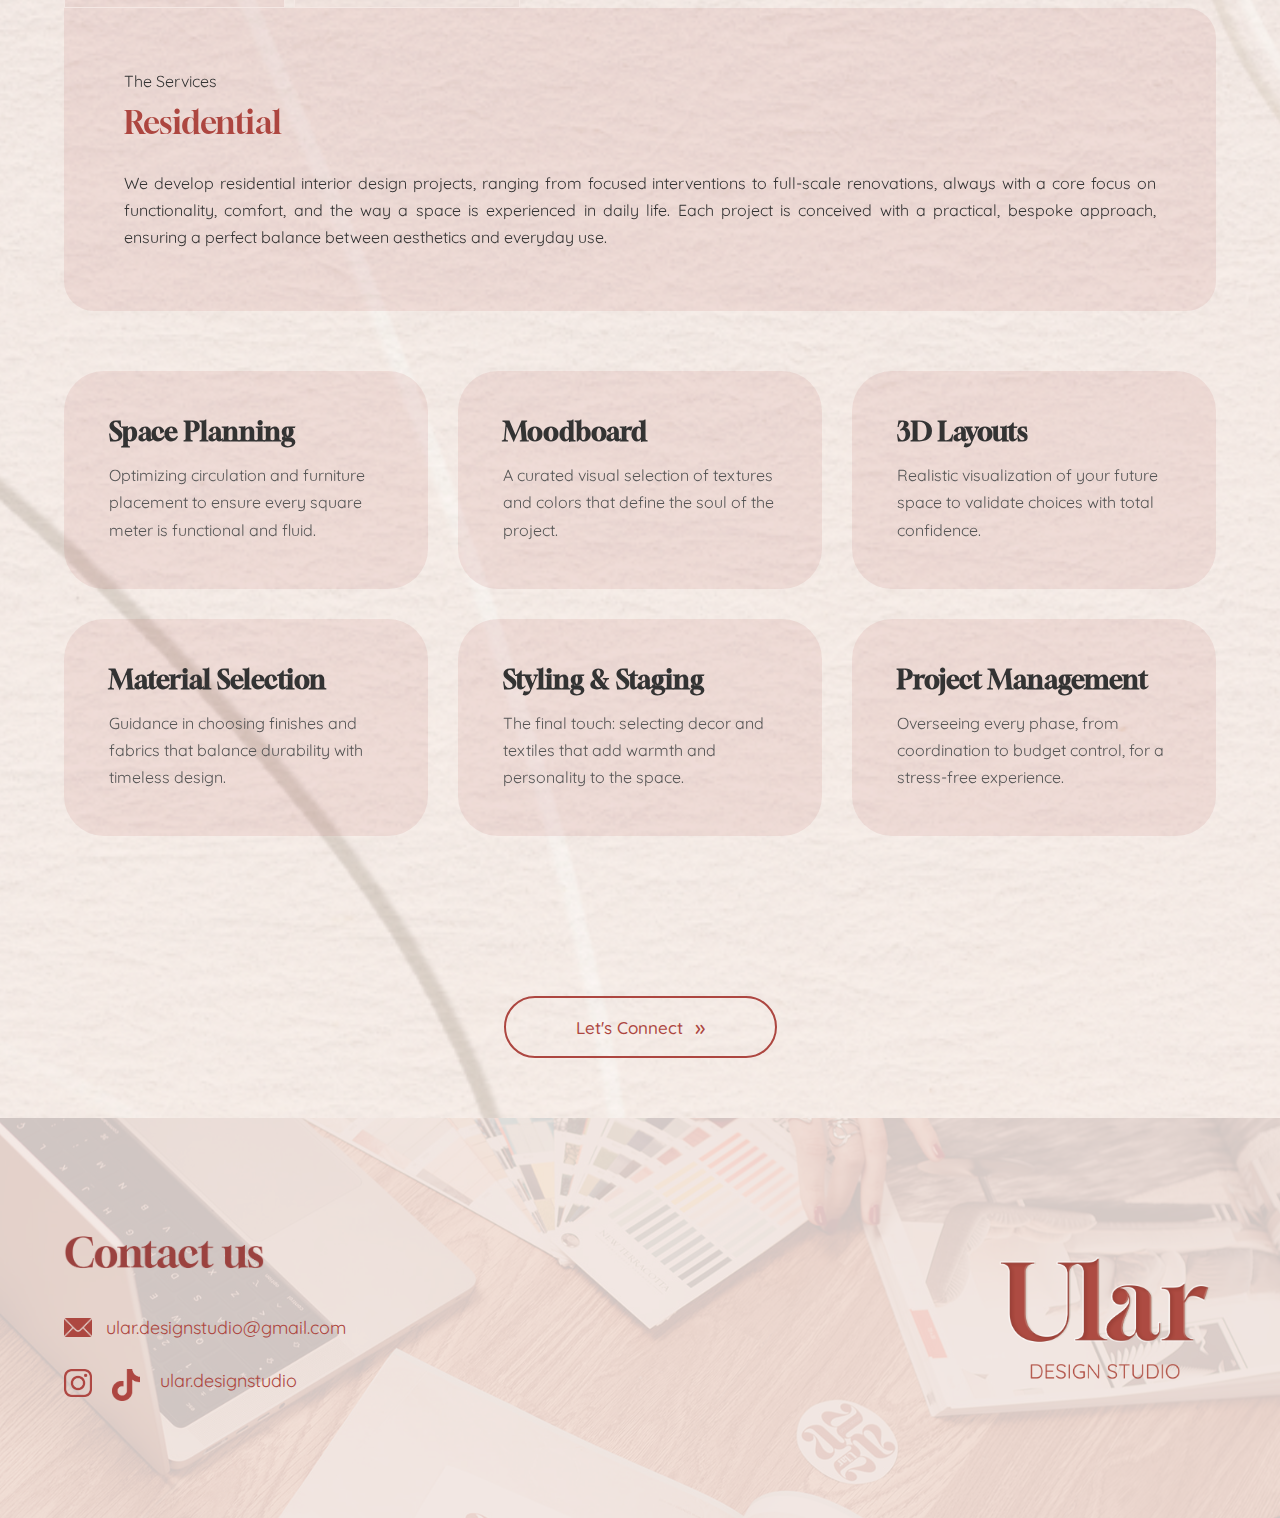
<file: OurServices.html>
<!DOCTYPE html>
<html lang="en">
<head>
    <meta charset="UTF-8">
    <meta name="viewport" content="width=device-width, initial-scale=1.0">
    <title>Ular Design Studio</title>
    <link rel="stylesheet" href="style.css">

    <!--------Googlefonts-->
        <link rel="preconnect" href="https://fonts.googleapis.com">
        <link rel="preconnect" href="https://fonts.gstatic.com" crossorigin>
        <link href="https://fonts.googleapis.com/css2?family=Quicksand:wght@300..700&display=swap" rel="stylesheet">
        <link href="https://fonts.googleapis.com/css2?family=Gloock&display=swap" rel="stylesheet">
</head>
<body>

<!------------------------Header e Navegação----------->
    <header id="mainHeader">
        <nav id="mainNav">
            <div class="nav-links-desktop">
                <a href="Portfolio.html">Portfolio</a>
                <a href="OurServices.html">Our services</a>
                <div class="logo">
                    <a href="index.html"><img src="Logo_Trevo.png" alt="Ular"></a>
                </div>
                <a href="AboutUs.html">About us</a>
                <a href="ContactUs.html">Contact us</a>
            </div>
           
               

            <div class="mobile-logo-button" onclick="toggleMenu()">
                <img src="Logo_Trevo.png" alt="Ular">
            <div class="menu-indicator-wrapper">
            <span class="menu-text-indicator">menu</span>
                <div class="menu-arrow">
                    <svg width="10" height="10" viewBox="0 0 24 24" fill="none" stroke="#ad4640" stroke-width="3" stroke-linecap="round" stroke-linejoin="round">
                        <path d="M6 9l6 6 6-6"/>
                    </svg>
                </div>
            </div>

            <!------Mobile version-->
            <div class="mobile-menu" id="mobileMenu">
                <a href="MainPage.html">Main Page</a>
                <a href="Portfolio.html">Portfolio</a>
                <a href="OurServices.html">Our services</a>
                <a href="AboutUs.html">About us</a>
                <a href="ContactUs.html">Contact us</a>
            </div>
        </nav>
    </header>
<!------------------------Fim Header e Navegação----------->


<!----------Timeline-->
<div class="timeline-section-height">
    <div class="timeline-sticky-container">
        <div class="timeline-horizontal-track" id="horizontalTrack">
            <img src="Workwithus.png" alt="Linha do Tempo" class="timeline-image">
        </div>
    </div>
</div>

<!------------------Separador entre formulário e Faq's-->
<div class="divider-container">
    <img src="bola separacao pagina.png" alt="Ular Logo" class="ular-ball">
</div>

<!-------------Expertise-->
<div class="services-expertise-header">
    <span class="services-expertise-subtitle">Our Expertise</span>
    <h2 class="services-expertise-title">Everything we do</h2>
</div>

<div class="services-master-wrapper">

    <div class="services-tabs-container">
        <input type="radio" name="services" id="service1" checked>
        <label for="service1" class="tab-label">Residential Projects</label>
        
        <input type="radio" name="services" id="service2">
        <label for="service2" class="tab-label">Commercial Projects</label>

        <div class="tab-content-wrapper">
            <div class="content" id="content1">
                <span class="category-tag">The Services</span>
                <h2>Residential</h2>
                <div class="text-side">
                    <p>We develop residential interior design projects, ranging from focused interventions to full-scale renovations, always with a core focus on functionality, comfort, and the way a space is experienced in daily life. Each project is conceived with a practical, bespoke approach, ensuring a perfect balance between aesthetics and everyday use. </div>
            </div>
            <div class="content" id="content2">
                <span class="category-tag">The Services</span>
                <h2>Commercial Projects</h2>
                <div class="text-side">
                    <p>We create functional, coherent commercial spaces with a distinct identity, seamlessly aligned with the brand and its business objectives.
Our process involves defining the concept and atmosphere, studying spatial flow, and enhancing the customer journey. This ensures the space meets both operational requirements and the perception of the final client.</p>
                </div>
            </div>
        </div>
    </div>

    <div class="services-expertise-grid">
        <div class="services-expertise-card">
            <h3>Space Planning</h3>
            <p>Optimizing circulation and furniture placement to ensure every square meter is functional and fluid.</p>
        </div>
        <div class="services-expertise-card">
            <h3>Moodboard</h3>
            <p>A curated visual selection of textures and colors that define the soul of the project.</p>
        </div>
        <div class="services-expertise-card">
            <h3>3D Layouts</h3>
            <p>Realistic visualization of your future space to validate choices with total confidence.</p>
        </div>
        <div class="services-expertise-card">
            <h3>Material Selection</h3>
            <p>Guidance in choosing finishes and fabrics that balance durability with timeless design.</p>
        </div>
        <div class="services-expertise-card">
            <h3>Styling & Staging</h3>
            <p>The final touch: selecting decor and textiles that add warmth and personality to the space.</p>
        </div>
        <div class="services-expertise-card">
            <h3>Project Management</h3>
            <p>Overseeing every phase, from coordination to budget control, for a stress-free experience.</p>
        </div>
    </div>
</div>




<!-----Let'sconnect botão-->
<div class="cta-button-container">
    <a href="ContactUs.html" class="work-with-us-btn">Let's Connect</a>
</div>





<footer class="footer">
  <div class="footer-overlay">

    <div class="footer-left">
      <a href="Contact us" class="contact-us">
        <img src="contact us.png" alt="Contact us">
      </a>

      <div class="email">
        <img src="email_logo.png" alt="Email">
        <a>ular.designstudio@gmail.com</a>
      </div>

      <div class="footer-socials">
        <a href="https://www.instagram.com/ular.designstudio" target="_blank">
          <img src="logo_instagram.png" alt="Instagram">
        </a>

        <a href="https://www.tiktok.com/@ular.designstudio" target="_blank">
          <img src="logo_tiktok.png" alt="TikTok">
        </a>

        <span class="social-text">ular.designstudio</span>
      </div>
      
      
    </div>

    <div class="footer-right">
      <img src="Ular_logo_primario.png" alt="Ular Design Studio">
    </div>

  </div>
</footer>



<!-------------------Javascripts-->
<script> 

   //------------------Header e Navegação
        // Menu Mobile
        function toggleMenu() {
            const menu = document.getElementById("mobileMenu");
            const header = document.getElementById("mainHeader");
            menu.classList.toggle("open");
            header.classList.toggle("menu-open");
        }
    //------------------Fim Header e Navegação



//--------------------------Timeline
const track = document.getElementById('horizontalTrack');
const section = document.querySelector('.timeline-section-height');

window.addEventListener('scroll', () => {
    // Calcula a posição do topo da seção em relação ao ecrã
    const sectionTop = section.offsetTop;
    const sectionHeight = section.offsetHeight;
    const windowHeight = window.innerHeight;
    const scrollPos = window.scrollY;

    // Verifica se o utilizador está dentro da seção da linha do tempo
    if (scrollPos >= sectionTop && scrollPos <= (sectionTop + sectionHeight - windowHeight)) {
        // Calcula a percentagem do scroll dentro da seção
        const scrolledInSection = scrollPos - sectionTop;
        const maxScroll = sectionHeight - windowHeight;
        const percentage = scrolledInSection / maxScroll;

        // Calcula quanto a imagem deve mover para a esquerda
        // O valor 100 é para garantir que ela saia totalmente do ecrã
        const trackWidth = track.offsetWidth;
        const moveX = percentage * (trackWidth - window.innerWidth);

        track.style.transform = `translateX(-${moveX}px)`;
    }
});



//-------------movimento bola-------------
        window.addEventListener('scroll', function() {
    // Seleciona a imagem da bola
    const ball = document.querySelector('.ular-ball');
    
    // Obtém a posição atual do scroll
    let rotation = window.scrollY;
    
    // Aplica a rotação. Podes multiplicar por 0.5 se quiseres que gire mais devagar
    // ou por 2 se quiseres que gire muito rápido.
    ball.style.transform = `rotate(${rotation * 0.5}deg)`;
});
</script>


</body>
</html>
</file>
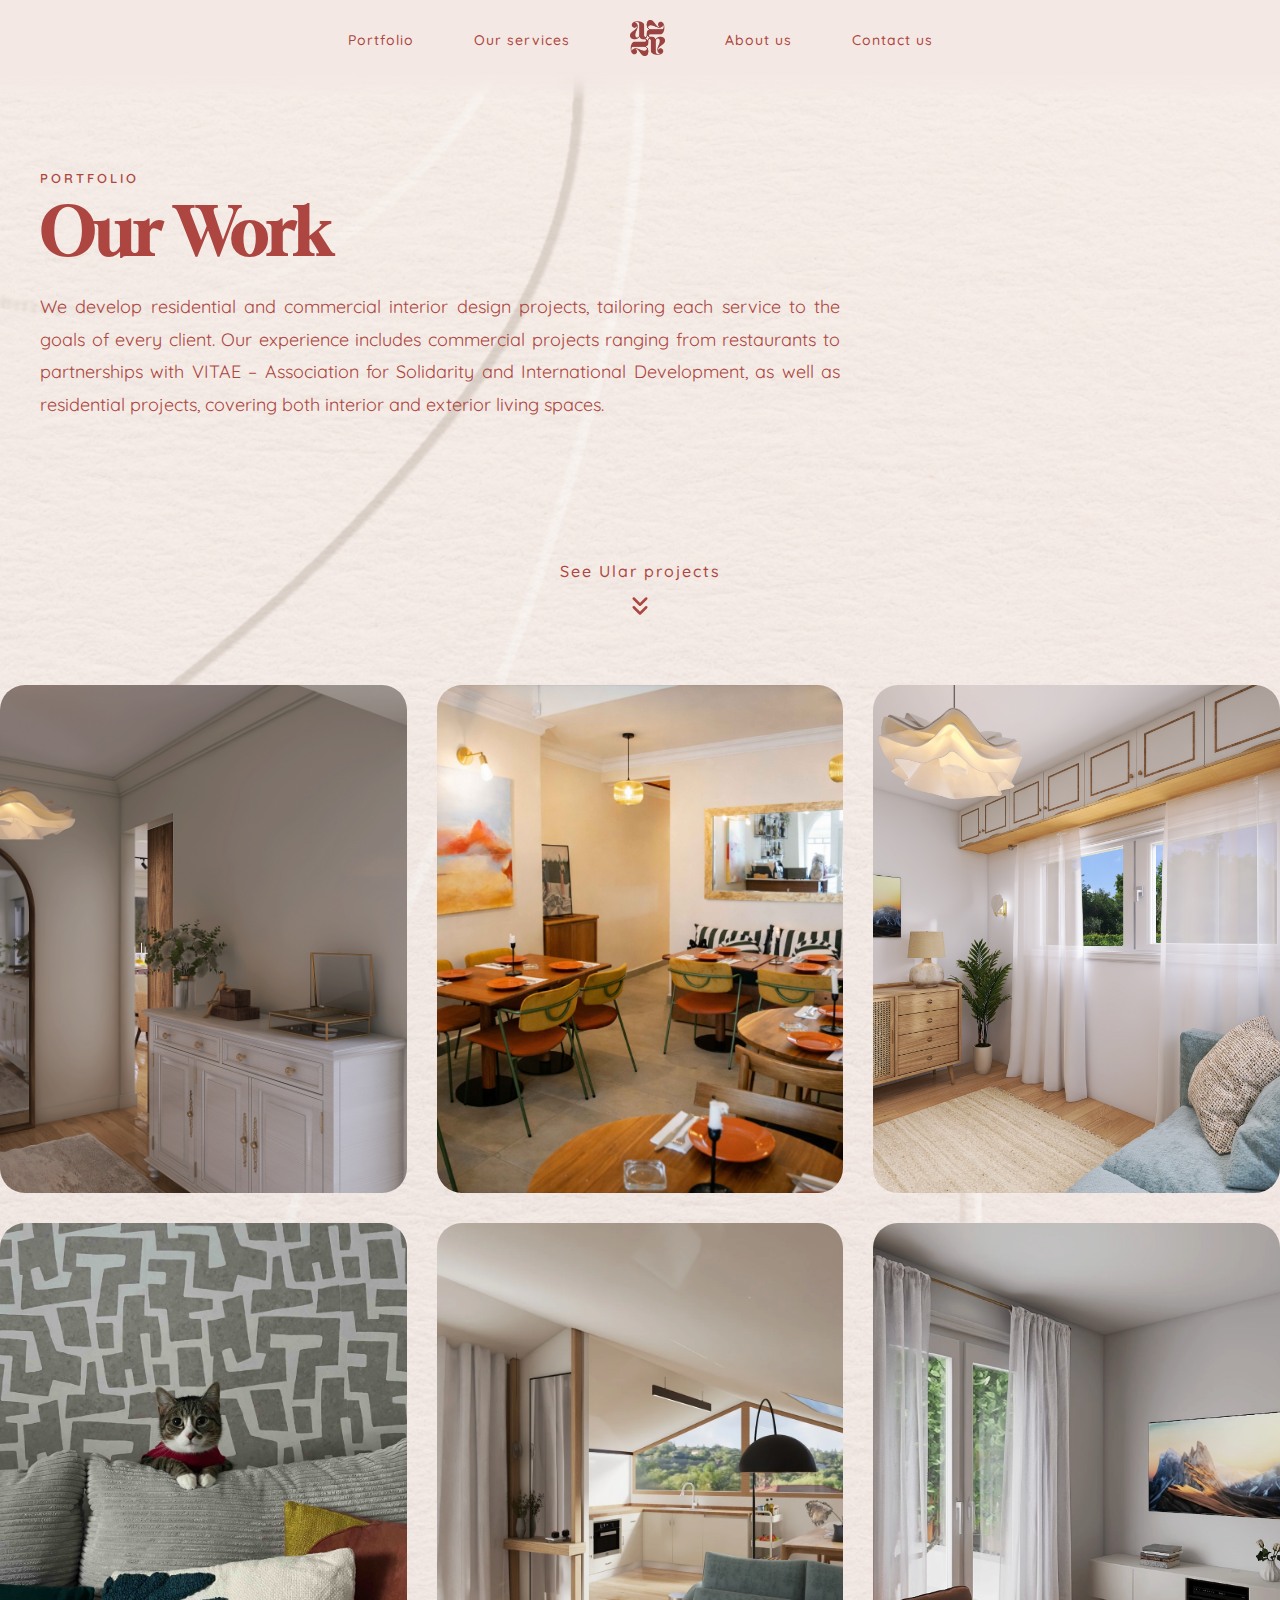
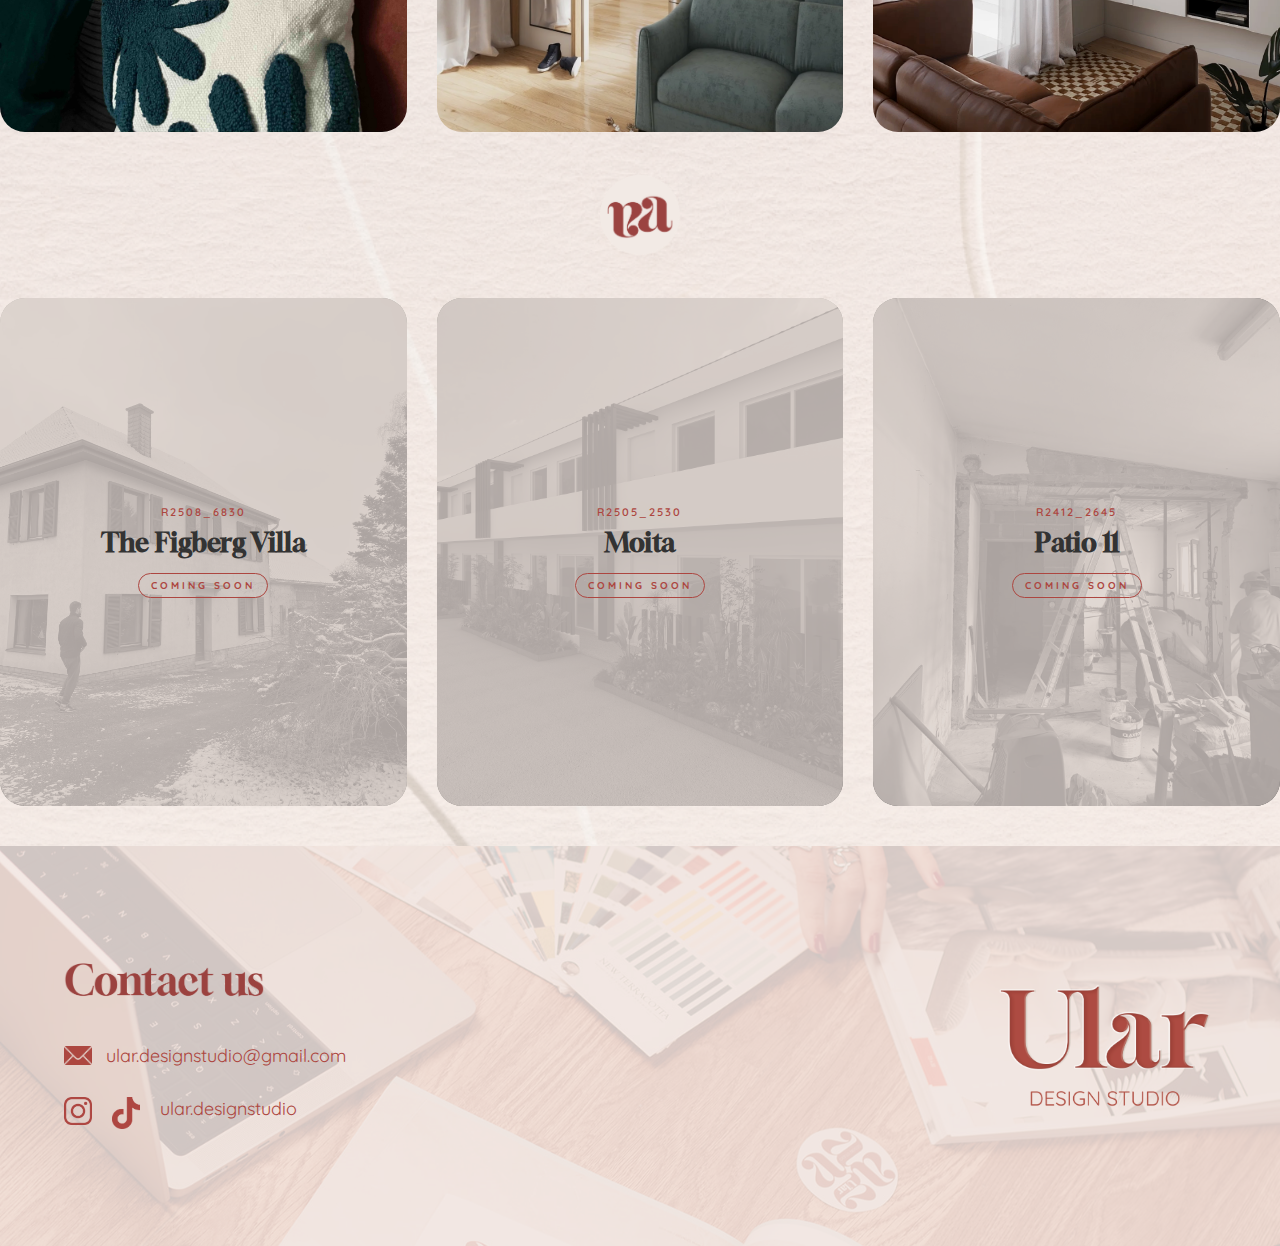
<file: Portfolio.html>
<!DOCTYPE html>
<html lang="en">
<head>
    <meta charset="UTF-8">
    <meta name="viewport" content="width=device-width, initial-scale=1.0">
    <title>Portfolio - Ular Design Studio</title>
    <link rel="stylesheet" href="style.css">
    
    <!--------Googlefonts-->
        <link rel="preconnect" href="https://fonts.googleapis.com">
        <link rel="preconnect" href="https://fonts.gstatic.com" crossorigin>
        <link href="https://fonts.googleapis.com/css2?family=Quicksand:wght@300..700&display=swap" rel="stylesheet">
        <link href="https://fonts.googleapis.com/css2?family=Gloock&display=swap" rel="stylesheet">
</head>
<body>

<!------------------------Header e Navegação----------->
    <header id="mainHeader">
        <nav id="mainNav">
            <div class="nav-links-desktop">
                <a href="Portfolio.html">Portfolio</a>
                <a href="OurServices.html">Our services</a>
                <div class="logo">
                    <a href="index.html"><img src="Logo_Trevo.png" alt="Ular"></a>
                </div>
                <a href="AboutUs.html">About us</a>
                <a href="ContactUs.html">Contact us</a>
            </div>
           
               

            <div class="mobile-logo-button" onclick="toggleMenu()">
                <img src="Logo_Trevo.png" alt="Ular">
            <div class="menu-indicator-wrapper">
            <span class="menu-text-indicator">menu</span>
                <div class="menu-arrow">
                    <svg width="10" height="10" viewBox="0 0 24 24" fill="none" stroke="#ad4640" stroke-width="3" stroke-linecap="round" stroke-linejoin="round">
                        <path d="M6 9l6 6 6-6"/>
                    </svg>
                </div>
            </div>

            <!------Mobile version-->
            <div class="mobile-menu" id="mobileMenu">
                <a href="MainPage.html">Main Page</a>
                <a href="Portfolio.html">Portfolio</a>
                <a href="OurServices.html">Our services</a>
                <a href="AboutUs.html">About us</a>
                <a href="ContactUs.html">Contact us</a>
            </div>
        </nav>
    </header>
<!------------------------Fim Header e Navegação----------->


<!------------------------Portfolio our work- titulo----------->
<div class="portfolio-section-wrapper">
    <div class="portfolio-header">
        <span class="portfolio-subtitle">Portfolio</span>
        <h1 class="portfolio-title">Our Work</h1>
        <p class="portfolio-intro">
            We develop residential and commercial interior design projects, tailoring each service to the goals of every client. 
            Our experience includes commercial projects ranging from restaurants to partnerships with 
            VITAE – Association for Solidarity and International Development, 
            as well as residential projects, covering both interior and exterior living spaces.
        </p>
    </div>

    <div class="portfolio-grid">
        </div>
</div>

<!--------------------------See Ular projects------------>
<div class="see-more-container">
    <a href="#portfolio-grid-start" class="see-more-link">
        <span class="see-more-text">See Ular projects</span>
        <div class="scroll-arrow">
            <svg width="30" height="30" viewBox="0 0 24 24" fill="none" stroke="#ad4640" stroke-width="2" stroke-linecap="round" stroke-linejoin="round">
                <path d="M7 13l5 5 5-5M7 6l5 5 5-5"/>
            </svg>
        </div>
    </a>
</div>

<!-------------------Imagens capa-->

    <div class="portfolio-grid" id="portfolio-grid-start">
    <a href="R2501_2785_Morgado.html" class="portfolio-item">
        <img src="R2501_2785_Morgado.jpg" alt="Impostor">
        <div class="portfolio-overlay">
            <span class="portfolio-mini-title">R2501_2785</span>
            <h3>Morgado</h3>
        </div>
    </a>

      <a href="C2410_2530_impostor.html" class="portfolio-item">
        <img src="C2410_2530_impostor_02_01.jpeg" alt="Impostor">
        <div class="portfolio-overlay">
            <span class="portfolio-mini-title">C2410_2530</span>
            <h3>Impostor</h3>
        </div>
    </a>

      <a href="R2406_2970_bungallow.html" class="portfolio-item">
        <img src="R2406_2970_capa.jpg" alt="Bungallow">
        <div class="portfolio-overlay">
            <span class="portfolio-mini-title">R2406_2970</span>
            <h3>Bungallow</h3>
        </div>
    </a>

      <a href="R2402_6731_Lux.html" class="portfolio-item">
        <img src="R2402_6731_Lux_02_01.jpeg" alt="Lux">
        <div class="portfolio-overlay">
            <span class="portfolio-mini-title">R2402_6731</span>
            <h3>Lux</h3>
        </div>
    </a>

          <a href="R2504_2785_attic.html" class="portfolio-item">
        <img src="R2504_2785_02_03.png" alt="Attic">
        <div class="portfolio-overlay">
            <span class="portfolio-mini-title">R2504_2785</span>
            <h3>Attic</h3>
        </div>
    </a>
          <a href="R2503_2785_laranjeira.html" class="portfolio-item">
        <img src="R2503_2785_Capa.png" alt="Laranjeira">
        <div class="portfolio-overlay">
            <span class="portfolio-mini-title">R2503_2785</span>
            <h3>Laranjeira</h3>
        </div>
    </a>
    </div>

    <!------------------Bolaentre formulário e Faq's-->
<div class="divider-container">
    <img src="sticker_duploaa.png" alt="Ular Logo" class="ular-ball">
</div>

<!--- Espaço para projetos futuros--->
<div class="portfolio-grid" id="portfolio-grid-start">

    <div class="portfolio-item item-coming-soon">
    <img src="R2508_6830_Thefigbergvilla_neve.jpg" alt="Coming Soon"> <div class="portfolio-overlay">
        <span class="portfolio-mini-title">R2508_6830</span>
        <h3>The Figberg Villa</h3>
        <span class="coming-soon-label">Coming Soon</span>
    </div>
</div>

<div class="portfolio-item item-coming-soon">
    <img src="Cópia pa_Cópia pa-42.jpeg" alt="Coming Soon">
    <div class="portfolio-overlay">
        <span class="portfolio-mini-title">R2505_2530</span>
        <h3>Moita</h3>
        <span class="coming-soon-label">Coming Soon</span>
    </div>
</div>

<div class="portfolio-item item-coming-soon">
    <img src="R2412_2645_Patio11_obra.jpeg" alt="Coming Soon">
    <div class="portfolio-overlay">
        <span class="portfolio-mini-title">R2412_2645</span>
        <h3>Patio 11</h3>
        <span class="coming-soon-label">Coming Soon</span>
    </div>
</div>

</div>





<!----------------------------Footer------------------------------>
<footer class="footer">
  <div class="footer-overlay">

    <div class="footer-left">
      <a href="Contact us" class="contact-us">
        <img src="contact us.png" alt="Contact us">
      </a>

      <div class="email">
        <img src="email_logo.png" alt="Email">
        <a>ular.designstudio@gmail.com</a>
      </div>

      <div class="footer-socials">
        <a href="https://www.instagram.com/ular.designstudio" target="_blank">
          <img src="logo_instagram.png" alt="Instagram">
        </a>

        <a href="https://www.tiktok.com/@ular.designstudio" target="_blank">
          <img src="logo_tiktok.png" alt="TikTok">
        </a>

        <span class="social-text">ular.designstudio</span>
      </div>
      
      
    </div>

    <div class="footer-right">
      <img src="Ular_logo_primario.png" alt="Ular Design Studio">
    </div>

  </div>
</footer>


<!-------------------Javascript------------------------------> <script> // Lógica Modal function openProject(projectId) { const modal = document.getElementById('projectModal'); const modalContent = document.getElementById('modalContent'); // Aqui podes adicionar a lógica para carregar o conteúdo do projeto com base no ID modalContent.innerHTML = `<h2>${projectId}</h2><p>Detalhes do projeto...</p>`; modal.style.display = 'flex'; } function closeProject() { const modal = document.getElementById('projectModal'); modal.style.display = 'none'; } </script>
<script>
   //------------------Header e Navegação
        // Menu Mobile
        function toggleMenu() {
            const menu = document.getElementById("mobileMenu");
            const header = document.getElementById("mainHeader");
            menu.classList.toggle("open");
            header.classList.toggle("menu-open");
        }
    //------------------Fim Header e Navegação

    //-------------movimento bola-------------
        window.addEventListener('scroll', function() {
    // Seleciona a imagem da bola
    const ball = document.querySelector('.ular-ball');
    
    // Obtém a posição atual do scroll
    let rotation = window.scrollY;
    
    // Aplica a rotação. Podes multiplicar por 0.5 se quiseres que gire mais devagar
    // ou por 2 se quiseres que gire muito rápido.
    ball.style.transform = `rotate(${rotation * 0.5}deg)`;
});
</script>


</body>
</html>
</file>
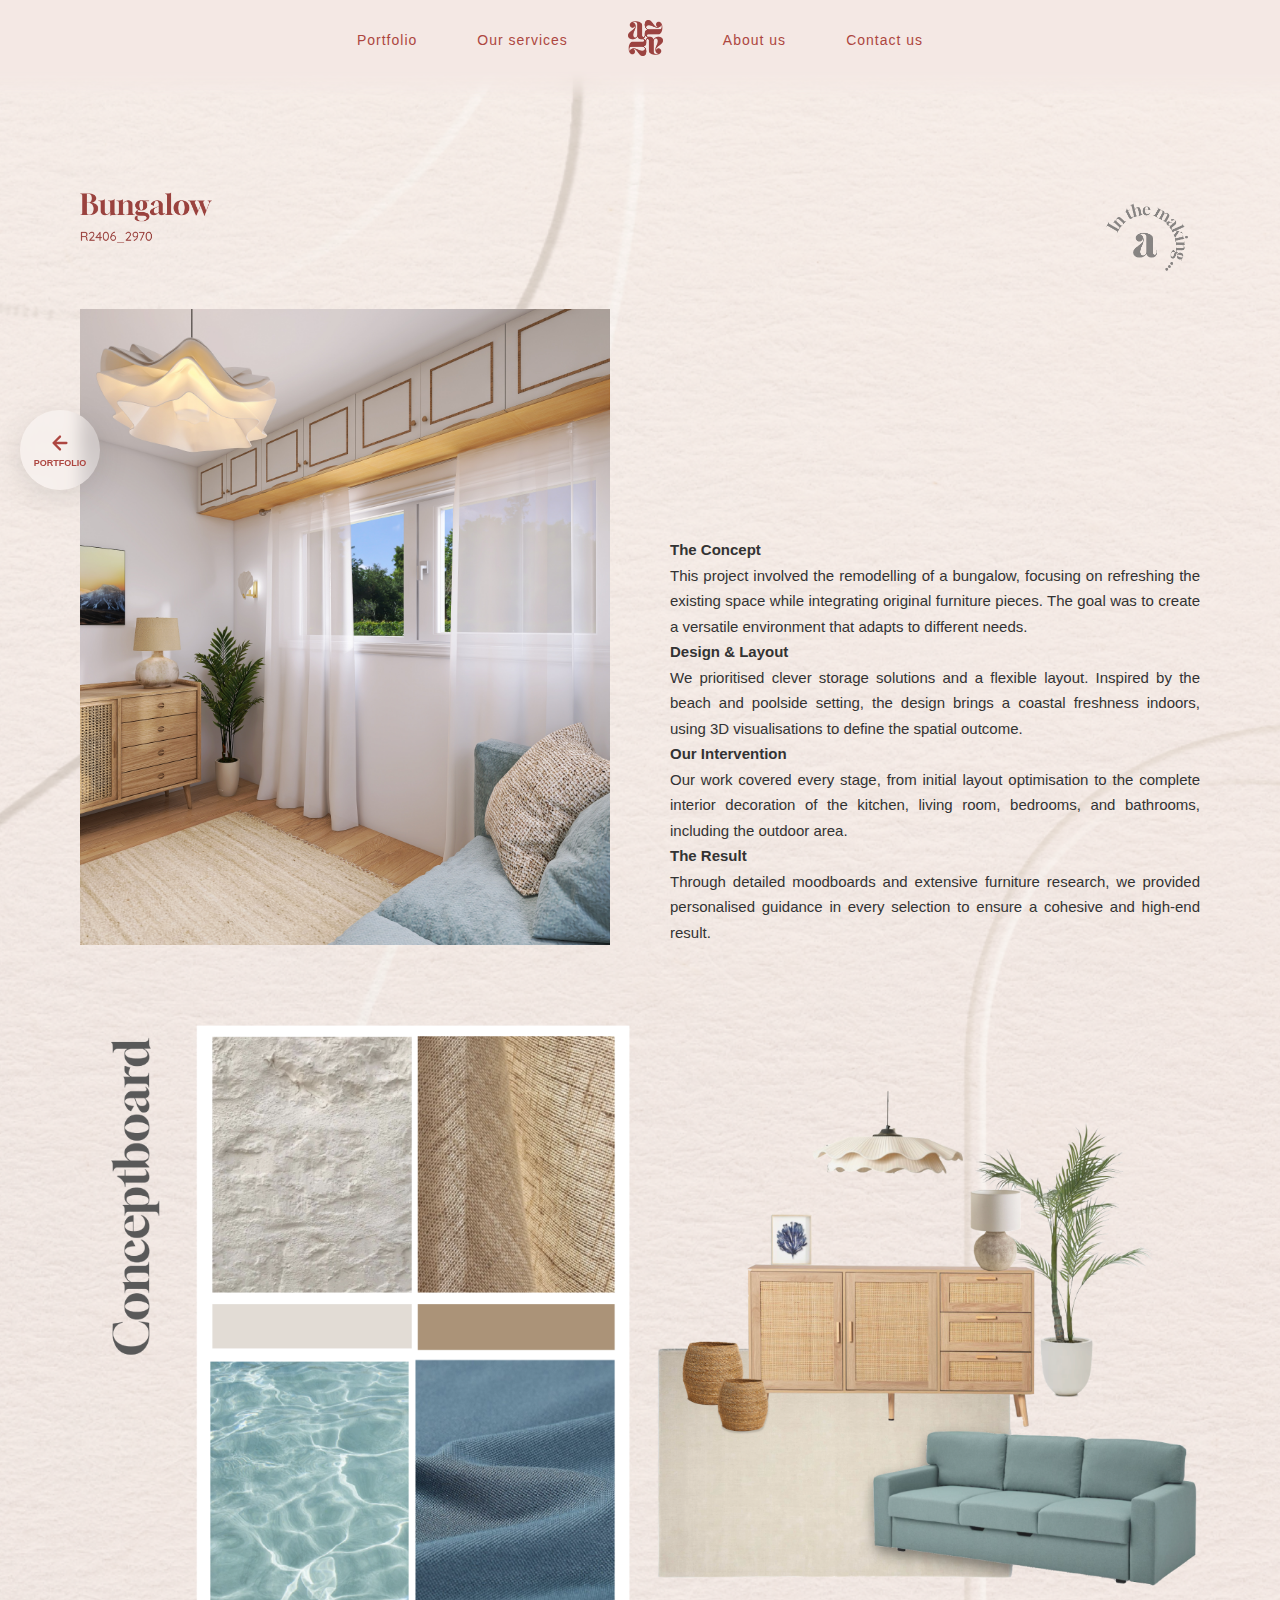
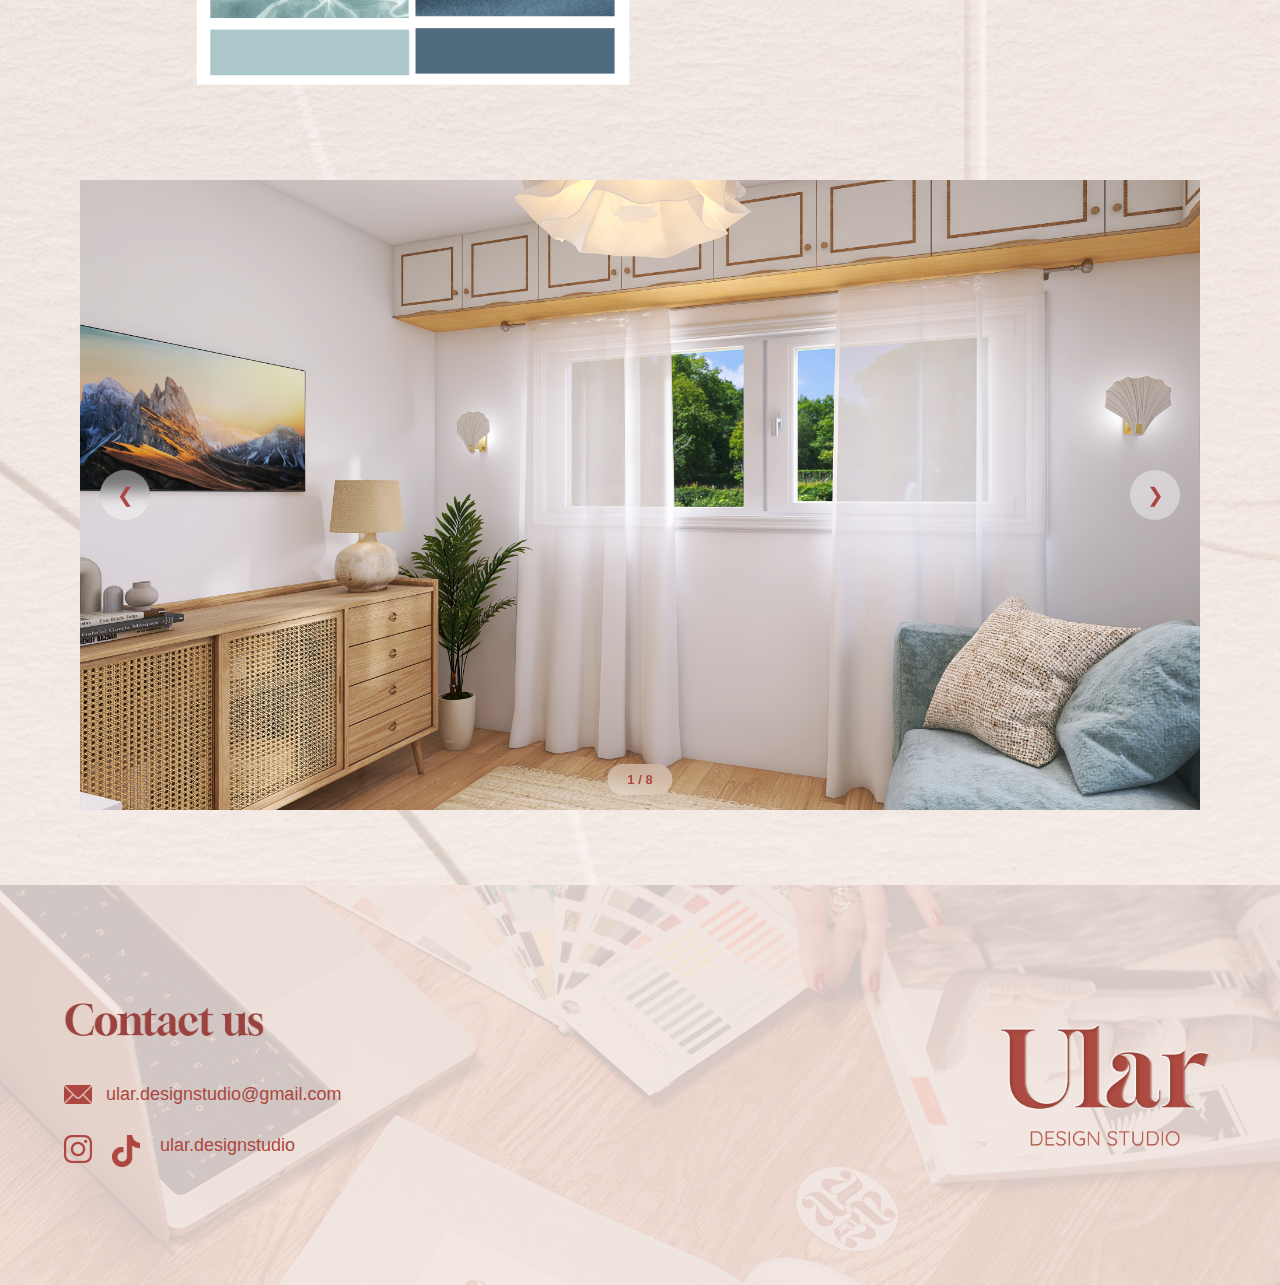
<file: R2406_2970_bungallow.html>
<!DOCTYPE html>
<html lang="en">
<head>
    <meta charset="UTF-8">
    <meta name="viewport" content="width=device-width, initial-scale=1.0">
    <title>Morgado - Ular Design Studio</title>
    <link rel="stylesheet" href="style.css">
</head>
<body>

<!------------------------Header e Navegação----------->
    <header id="mainHeader">
        <nav id="mainNav">
            <div class="nav-links-desktop">
                <a href="Portfolio.html">Portfolio</a>
                <a href="OurServices.html">Our services</a>
                <div class="logo">
                    <a href="index.html"><img src="Logo_Trevo.png" alt="Ular"></a>
                </div>
                <a href="AboutUs.html">About us</a>
                <a href="ContactUs.html">Contact us</a>
            </div>
           
               

            <div class="mobile-logo-button" onclick="toggleMenu()">
                <img src="Logo_Trevo.png" alt="Ular">
            <div class="menu-indicator-wrapper">
            <span class="menu-text-indicator">menu</span>
                <div class="menu-arrow">
                    <svg width="10" height="10" viewBox="0 0 24 24" fill="none" stroke="#ad4640" stroke-width="3" stroke-linecap="round" stroke-linejoin="round">
                        <path d="M6 9l6 6 6-6"/>
                    </svg>
                </div>
            </div>

            <!------Mobile version-->
            <div class="mobile-menu" id="mobileMenu">
                <a href="MainPage.html">Main Page</a>
                <a href="Portfolio.html">Portfolio</a>
                <a href="OurServices.html">Our services</a>
                <a href="AboutUs.html">About us</a>
                <a href="ContactUs.html">Contact us</a>
            </div>
        </nav>
    </header>
<!------------------------Fim Header e Navegação----------->


    <a href="Portfolio.html" class="back-nav-floating">
        <div class="back-nav-sphere">
            <svg width="22" height="22" viewBox="0 0 24 24" fill="none" stroke="#ad4640" stroke-width="2.5" stroke-linecap="round" stroke-linejoin="round">
                <path d="M19 12H5M12 19l-7-7 7-7"/>
            </svg>
            <span class="back-nav-text">Portfolio</span>
        </div>
    </a>

    <main class="project-page-content">
        
        <div class="project-intro-section">
            <div class="project-header-layout">
                <div class="project-logo-box">
                    <img src="R2406_2970_01_01.png" alt="Morgado">
                </div>
                <div class="status-stamp-box">
                    <img src="In the making.png" alt="In the making">
                </div>
            </div>

<div class="project-intro-grid">
    <div class="intro-image-container">
        <img src="R2406_2970_capa.jpg" alt="Bungalow Render">
    </div>
    <div class="intro-text-container">
        
        <p><strong>The Concept</strong><br>
        This project involved the remodelling of a bungalow, focusing on refreshing the existing space while integrating original furniture pieces. The goal was to create a versatile environment that adapts to different needs.</p>

        <p><strong>Design & Layout</strong><br>
        We prioritised clever storage solutions and a flexible layout. Inspired by the beach and poolside setting, the design brings a coastal freshness indoors, using 3D visualisations to define the spatial outcome.</p>

        <p><strong>Our Intervention</strong><br>
        Our work covered every stage, from initial layout optimisation to the complete interior decoration of the kitchen, living room, bedrooms, and bathrooms, including the outdoor area.</p>

        <p><strong>The Result</strong><br>
        Through detailed moodboards and extensive furniture research, we provided personalised guidance in every selection to ensure a cohesive and high-end result.</p>
        
    </div>
</div>


<div class="project-video-dual-grid">
    <div class="video-item-container">
        <img src="bteste.png" alt="Project Detail 1" class="project-video">
    </div>
    
    <div class="video-item-container">
        <img src="b2teste.png" alt="Project Detail 2" class="project-video">
    </div>
</div>



        <section class="project-carousel-container">
            <div class="carousel-track" id="carouselTrack">
                <img src="R2406_2970_03_01.jpg" alt="01">
                <img src="R2406_2970_03_02.jpg" alt="02">
                <img src="R2406_2970_03_03.jpg" alt="03">
                <img src="R2406_2970_03_04.jpg" alt="04">
                <img src="R2406_2970_03_05.jpg" alt="05">
                <img src="R2406_2970_03_06.jpg" alt="06">
                <img src="R2406_2970_03_07.jpg" alt="07">
                <img src="R2406_2970_03_08.jpg" alt="08">
            </div>
            
            <div class="carousel-counter" id="carouselCounter">1 / 8</div>
            
            <button class="carousel-arrow left" onclick="scrollCarousel(-1)">&#10094;</button>
            <button class="carousel-arrow right" onclick="scrollCarousel(1)">&#10095;</button>
        </section>






</main>




<footer class="footer">
  <div class="footer-overlay">

    <div class="footer-left">
      <a href="Contact us" class="contact-us">
        <img src="contact us.png" alt="Contact us">
      </a>

      <div class="email">
        <img src="email_logo.png" alt="Email">
        <a>ular.designstudio@gmail.com</a>
      </div>

      <div class="footer-socials">
        <a href="https://www.instagram.com/ular.designstudio" target="_blank">
          <img src="logo_instagram.png" alt="Instagram">
        </a>

        <a href="https://www.tiktok.com/@ular.designstudio" target="_blank">
          <img src="logo_tiktok.png" alt="TikTok">
        </a>

        <span class="social-text">ular.designstudio</span>
      </div>
      
      
    </div>

    <div class="footer-right">
      <img src="Ular_logo_primario.png" alt="Ular Design Studio">
    </div>

  </div>
</footer>


<!-------------------Javascript---------------------> 
    <script>
        //------------------Header e Navegação
        // Menu Mobile
        function toggleMenu() {
            const menu = document.getElementById("mobileMenu");
            const header = document.getElementById("mainHeader");
            menu.classList.toggle("open");
            header.classList.toggle("menu-open");
        }
        //------------------Fim Header e Navegação

        // Lógica Carrossel
        const track = document.getElementById('carouselTrack');
        const counter = document.getElementById('carouselCounter');
        const totalImages = 8; 

        function scrollCarousel(direction) {
            const scrollAmount = track.clientWidth; 
            track.scrollBy({ left: direction * scrollAmount, behavior: 'smooth' });
        }

        track.addEventListener('scroll', () => {
            const currentIndex = Math.round(track.scrollLeft / track.clientWidth) + 1;
            counter.innerText = `${currentIndex} / ${totalImages}`;
        });
    </script>
</body>
</html>
</file>
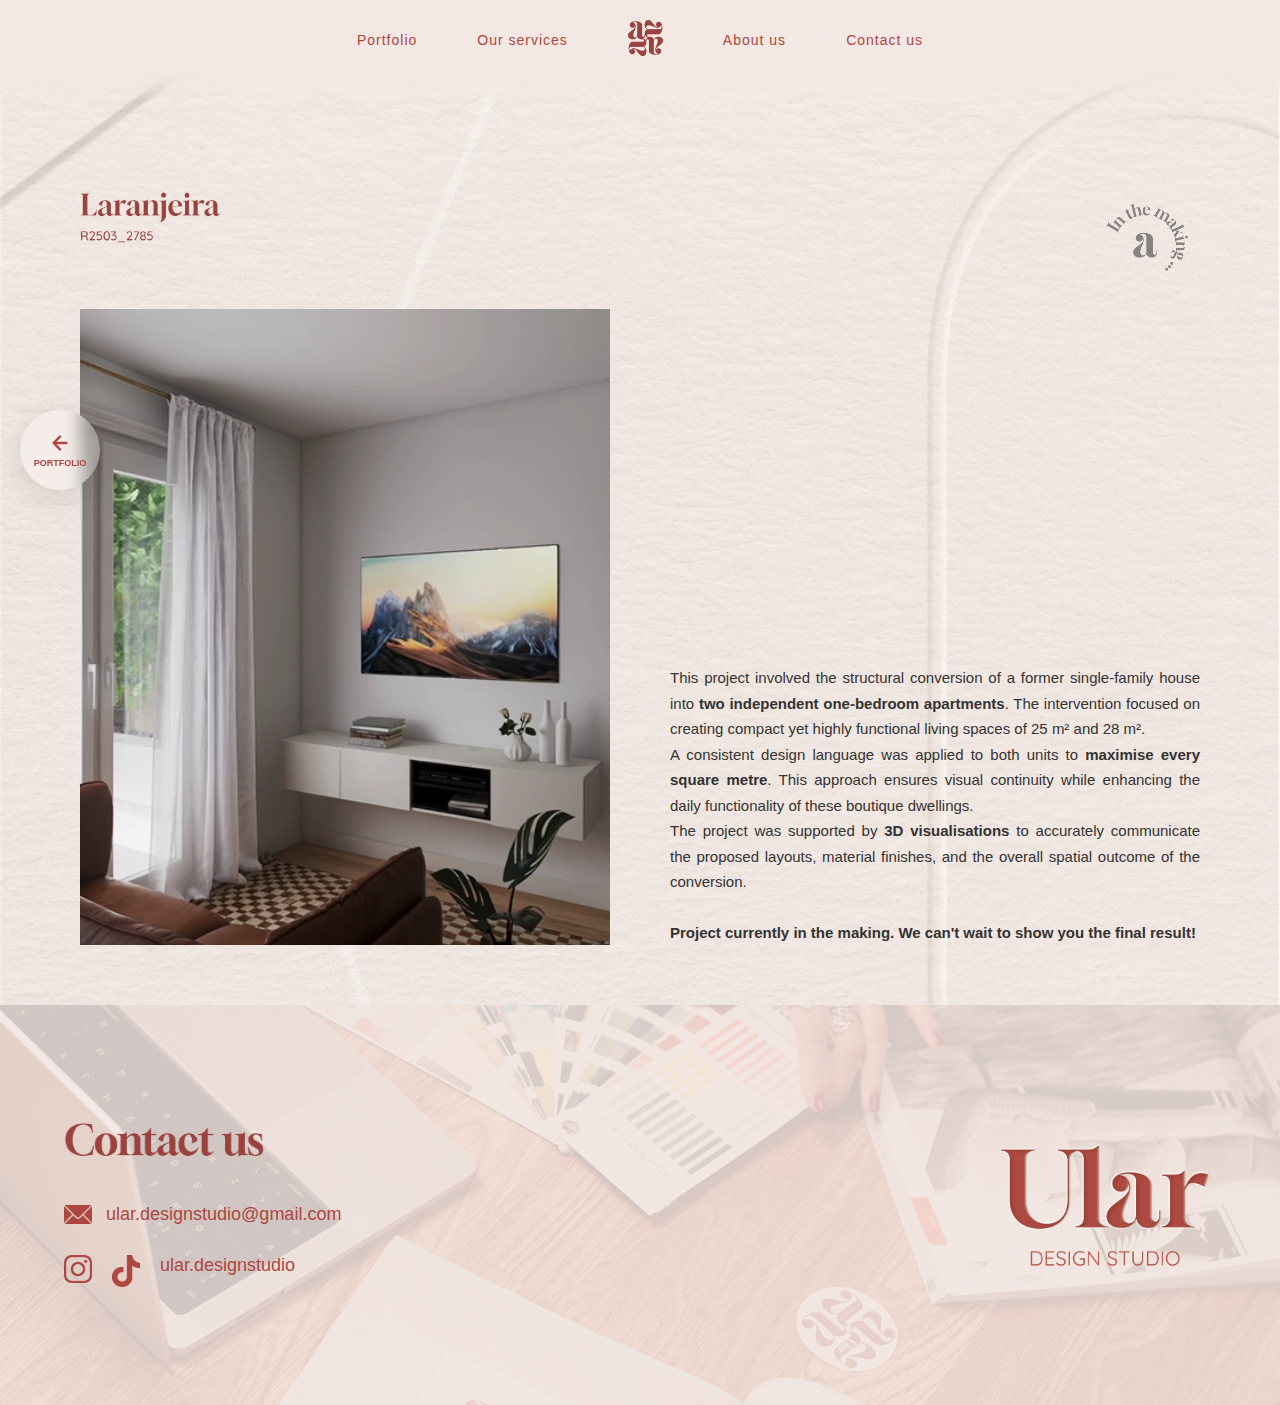
<file: R2503_2785_laranjeira.html>
<!DOCTYPE html>
<html lang="en">
<head>
    <meta charset="UTF-8">
    <meta name="viewport" content="width=device-width, initial-scale=1.0">
    <title>Morgado - Ular Design Studio</title>
    <link rel="stylesheet" href="style.css">
</head>
<body>

<!------------------------Header e Navegação----------->
    <header id="mainHeader">
        <nav id="mainNav">
            <div class="nav-links-desktop">
                <a href="Portfolio.html">Portfolio</a>
                <a href="OurServices.html">Our services</a>
                <div class="logo">
                    <a href="MainPage.html"><img src="Logo_Trevo.png" alt="Ular"></a>
                </div>
                <a href="AboutUs.html">About us</a>
                <a href="ContactUs.html">Contact us</a>
            </div>
           
               

            <div class="mobile-logo-button" onclick="toggleMenu()">
                <img src="Logo_Trevo.png" alt="Ular">
            <div class="menu-indicator-wrapper">
            <span class="menu-text-indicator">menu</span>
                <div class="menu-arrow">
                    <svg width="10" height="10" viewBox="0 0 24 24" fill="none" stroke="#ad4640" stroke-width="3" stroke-linecap="round" stroke-linejoin="round">
                        <path d="M6 9l6 6 6-6"/>
                    </svg>
                </div>
            </div>

            <!------Mobile version-->
            <div class="mobile-menu" id="mobileMenu">
                <a href="MainPage.html">Main Page</a>
                <a href="Portfolio.html">Portfolio</a>
                <a href="OurServices.html">Our services</a>
                <a href="AboutUs.html">About us</a>
                <a href="ContactUs.html">Contact us</a>
            </div>
        </nav>
    </header>
<!------------------------Fim Header e Navegação----------->

<!------------------------Botão para voltar portfolio----------->
    <a href="Portfolio.html" class="back-nav-floating">
        <div class="back-nav-sphere">
            <svg width="22" height="22" viewBox="0 0 24 24" fill="none" stroke="#ad4640" stroke-width="2.5" stroke-linecap="round" stroke-linejoin="round">
                <path d="M19 12H5M12 19l-7-7 7-7"/>
            </svg>
            <span class="back-nav-text">Portfolio</span>
        </div>
    </a>
<!------------------------Fim Botão para voltar portfolio----------->


    <main class="project-page-content">
        
        <div class="project-intro-section">
            <div class="project-header-layout">
                <div class="project-logo-box">
                    <img src="R2503_2785_01_01.png" alt="Laranjeira">
                </div>
                <div class="status-stamp-box">
                    <img src="In the making.png" alt="">
                </div>
            </div>

 <div class="project-intro-grid">
    <div class="intro-image-container">
        <video class="project-video" autoplay muted loop playsinline>
            <source src="R2503_2785_02_01_01.mov" type="video/mp4">
        </video>
    </div>
    <div class="intro-text-container">
        <p>
        This project involved the structural conversion of a former single-family house into <strong>two independent one-bedroom apartments</strong>. The intervention focused on creating compact yet highly functional living spaces of 25 m² and 28 m².</p>

        <p>
        A consistent design language was applied to both units to <strong>maximise every square metre</strong>. This approach ensures visual continuity while enhancing the daily functionality of these boutique dwellings.</p>

        <p>
        The project was supported by <strong>3D visualisations</strong> to accurately communicate the proposed layouts, material finishes, and the overall spatial outcome of the conversion.</p>

       <p class="status-highlight">Project currently in the making. We can't wait to show you the final result!</p>
</div>

</main>




<footer class="footer">
  <div class="footer-overlay">

    <div class="footer-left">
      <a href="Contact us" class="contact-us">
        <img src="contact us.png" alt="Contact us">
      </a>

      <div class="email">
        <img src="email_logo.png" alt="Email">
        <a>ular.designstudio@gmail.com</a>
      </div>

      <div class="footer-socials">
        <a href="https://www.instagram.com/ular.designstudio" target="_blank">
          <img src="logo_instagram.png" alt="Instagram">
        </a>

        <a href="https://www.tiktok.com/@ular.designstudio" target="_blank">
          <img src="logo_tiktok.png" alt="TikTok">
        </a>

        <span class="social-text">ular.designstudio</span>
      </div>
      
      
    </div>

    <div class="footer-right">
      <img src="Ular_logo_primario.png" alt="Ular Design Studio">
    </div>

  </div>
</footer>


<!-------------------Javascript---------------------> 
    <script>
        //------------------Header e Navegação
        // Menu Mobile
        function toggleMenu() {
            const menu = document.getElementById("mobileMenu");
            const header = document.getElementById("mainHeader");
            menu.classList.toggle("open");
            header.classList.toggle("menu-open");
        }
        //------------------Fim Header e Navegação

        // Lógica Carrossel horizontal
        const track = document.getElementById('carouselTrack');
        const counter = document.getElementById('carouselCounter');
        const totalImages = 2; 

        function scrollCarousel(direction) {
            const scrollAmount = track.clientWidth; 
            track.scrollBy({ left: direction * scrollAmount, behavior: 'smooth' });
        }

        track.addEventListener('scroll', () => {
            const currentIndex = Math.round(track.scrollLeft / track.clientWidth) + 1;
            counter.innerText = `${currentIndex} / ${totalImages}`;
        });

// .----------------------Lógica Carrossel vertical
        // Função para as setas
function moveMixed(direction) {
    const track = document.getElementById('mixedTrack');
    const step = track.offsetWidth;
    track.scrollBy({ left: direction * step, behavior: 'smooth' });
}

// Função para atualizar o contador durante o scroll
document.getElementById('mixedTrack').addEventListener('scroll', function() {
    const track = this;
    const counter = document.getElementById('mixedCounter');
    const images = track.querySelectorAll('img');
    
    // Calcula a página atual baseada na posição do scroll
    const currentIndex = Math.round(track.scrollLeft / track.offsetWidth) + 1;
    counter.innerText = currentIndex + ' / ' + images.length;
});
    </script>
</body>
</html>
</file>
<file: style.css>
* {
    margin: 0;
    padding: 0;
    box-sizing: border-box;
    font-family: 'Quicksand', sans-serif;
}

body {
  background-image: url("fundo_100ppi.png"); 
  background-size: cover;
  background-position: center;
  background-repeat: repeat;
  min-height: 100vh; /* Usa MIN-height e não height */
  margin: 0;
  font-family: 'Quicksand', sans-serif;
  font-weight: 400;
  padding-top: 50px;
  
}
/* ==========================================================================
  HEADER
   ========================================================================== */

/* 1. BASE HEADER - Comum a todos */
header {
    position: fixed;
    top: 0;
    left: 0;
    width: 100%;
    z-index: 1000;
    padding: 20px 0 40px 0;
    background-color: #f4e8e4; 
    
    /* Teu Efeito de Desfoque */
    backdrop-filter: blur(12px);
    -webkit-backdrop-filter: blur(12px);

    /* A Máscara para evitar a linha reta */
    -webkit-mask-image: linear-gradient(to bottom, black 70%, transparent 100%);
    mask-image: linear-gradient(to bottom, black 70%, transparent 100%);
    
    transition: padding-bottom 0.4s ease;
}

.nav-links-desktop {
    display: flex;
    justify-content: center;
    gap: 60px;
    align-items: center;
}

.nav-links-desktop a {
    text-decoration: none;
    color: #ad4640;
    font-size: 14px;
    font-weight: 500;
    letter-spacing: 1px;
}

.logo img {
    width: 35px;
    height: auto;
    cursor: pointer;
}

/* Esconder elementos mobile por defeito no PC */
.mobile-logo-button, .mobile-menu {
    display: none;
}

/* 3. MOBILE - Ajustes específicos */
@media (max-width: 768px) {
    /* Esconde a nav bar de PC */
    .nav-links-desktop {
        display: none !important;
    }

    
    /* Mostra o logo botão no telemóvel */
    .mobile-logo-button {
        display: block;
        margin: 0 auto;
        cursor: pointer;
        text-align: center;
    }

    .mobile-logo-button img {
        width: 35px;
        height: auto;
    }

    /* Menu que desliza */
    .mobile-menu {
        display: flex; 
        flex-direction: column;
        align-items: center;
        gap: 20px;
        max-height: 0; 
        overflow: hidden;
        transition: max-height 0.4s ease-in-out, opacity 0.3s ease;
        opacity: 0;
    }

    .mobile-menu.open {
        max-height: 500px; 
        opacity: 1;
        padding-top: 30px;
    }

    /* ESTILO DOS LINKS NO TELEMÓVEL (Vermelhos e sem linha) */
    .mobile-menu a {
        text-decoration: none !important; /* Retira a linha */
        color: #ad4640 !important;        /* Cor vermelha */
        font-size: 16px;
        font-weight: 500;
        text-transform: uppercase;
        letter-spacing: 1px;
    }

    /* Remove a máscara quando aberto para o menu ser legível */
    header.menu-open {
        -webkit-mask-image: none;
        mask-image: none;
        -webkit-mask-image: linear-gradient(to bottom, black 70%, transparent 100%);
        mask-image: linear-gradient(to bottom, black 90%, transparent 100%);
    }
}



/* Container que segura o Logo + Indicador */
.mobile-logo-button {
    display: none; /* Escondido no PC */
    flex-direction: column;
    align-items: center;
    justify-content: center;
    gap: 10px; 
    cursor: pointer;
}

/* Alinha texto e seta lado a lado */
.menu-indicator-wrapper {
    display: flex;
    align-items: center;
    gap: 5px; /* Espaço entre a palavra e a seta */
}

/* Estilo da palavra menu - Mais fina e espaçada */
.menu-text-indicator {
    font-family: 'Quicksand', sans-serif;
    font-size: 10px;
    text-transform: uppercase;
    letter-spacing: 2.5px; /* Mais espaço para parecer mais leve */
    color: #ad4640;
    font-weight: 300; /* Letra mais fina */
    line-height: 1;
}

/* Estilo da seta - Também mais fina */
.menu-arrow {
    line-height: 0;
    transition: transform 0.4s ease;
}

.menu-arrow svg {
    stroke-width: 1.5; /* Seta com traço mais fino para combinar com a letra */
}

/* Rotação quando o menu abre */
header.menu-open .menu-arrow {
    transform: rotate(180deg);
}

@media (max-width: 768px) {
    .mobile-logo-button {
        display: flex !important;
        margin: 0 auto;
    }
}

/* ==========================================================================
   FOOTER
   ========================================================================== */

.footer {
  background: url("IMG_5888.jpg") center / cover no-repeat;
  /* Removido height fixo para evitar cortes em mobile */
  min-height: 400px; 
}

.footer-overlay {
  background: rgba(244,232,228,0.85);
  min-height: 400px;
  display: flex;
  justify-content: space-between;
  align-items: center;
  /* Mudança crucial: padding responsivo */
  padding: 40px 5%; 
  color: #ad4640;
  box-sizing: border-box; /* Garante que o padding não estica a largura */
}

.footer-left {
  display: flex;
  flex-direction: column;
  gap: 30px;
}

.footer-right img {
  max-width: 220px; /* Impede que a imagem seja maior que o ecrã */
  width: 100%;
  height: auto;
}

.contact-us img {
  max-width: 200px;
  width: 100%;
  height: auto;
}

.contact-us {
  display: inline-block;
}

.email {
  display: flex;
  align-items: center;
  gap: 14px;
}

.email img {
  width: 28px;
  height: auto;
}

.email a {
  color: #ad4640;
  text-decoration: none;
  font-size: 18px;
}

.footer-socials {
  display: flex;
  gap: 20px;
}

.footer-socials img {
  width: 28px;
  height: auto;
  transition: transform 0.3s ease;
}

/* Efeito ao passar o rato: ativa a animação */
.footer-socials img:hover {
  animation: socialBounce 0.6s ease infinite;
}

/* Animação de saltito (estilo a que usamos nas setas) */
@keyframes socialBounce {
  0%, 100% {
    transform: translateY(0);
  }
  50% {
    transform: translateY(-5px); /* Altura do saltito */
  }
}

.social-text {
  font-size: 18px;
  color: #ad4640;
}

/* --- AJUSTE PARA TELEMÓVEL --- */
@media (max-width: 768px) {
  .footer-overlay {
    flex-direction: column; /* Empilha o conteúdo verticalmente */
    text-align: center;
    padding: 60px 20px;
    gap: 40px;
  }

  .footer-left {
    align-items: center; /* Centra os ícones e o email */
  }

  .email {
    justify-content: center;
  }

  .footer-socials {
    justify-content: center;
  }
}

/* ==========================================================================
   Bola 2 AA a meio da página
   ========================================================================== */

.divider-container {
    display: flex;
    justify-content: center;
    align-items: center;
    padding: 3px 0;
    width: 100%;
    perspective: 1000px; /* Ajuda a manter a fluidez visual */
}

.ular-ball {
    width: 80px;
    height: auto;
    will-change: transform; /* Otimiza a performance para o browser */
    transition: transform 0.1s ease-out; /* Suaviza o movimento */
}

.divider-container {
    display: flex;
    justify-content: center;
    align-items: center;
    padding: 3px 0;
    width: 100%;
    perspective: 1000px; /* Ajuda a manter a fluidez visual */
}

.ular-ball {
    width: 80px;
    height: auto;
    will-change: transform; /* Otimiza a performance para o browser */
    transition: transform 0.1s ease-out; /* Suaviza o movimento */
}


/* ==========================================================================
   MAIN PAGE
   ========================================================================== */

/*vídeo intro*/
.hero {
    position: relative;
    height: 100vh;
    overflow: hidden;
}

.hero video {
    width: 100%;
    height: 100%;
    object-fit: cover;
    opacity: 0.40;
}

.hero-content {
    position: absolute;
    top: 50%;
    left: 50%;
    transform: translate(-50%, -50%);
    text-align: center;
    color: #ad4640;
}

.hero-logo {
  width: 350px;    
  height: auto;
  margin-bottom: 15px;
}

.hero-content p {
    font-family: 'Gloock', serif;
    margin-top: 20px;
    font-size: 25px;
}

.about {
    padding: 120px 20%;
    text-align: left;
    color: #ad4640;
}

.about p {
    line-height: 1.8;
    margin-bottom: 50px;
}

.about h3 {
    font-size: 22px;
}


/*----------Spaces from us to you---*/



/* Estilo do Discover More */
.discover-more {
    position: absolute;
    bottom: 100px; /* Distância do fundo */
    left: 50%;
    transform: translateX(-50%);
    display: flex;
    flex-direction: column;
    align-items: center;
    text-decoration: none;
    color: #ad4640; /* Teu tom terracota */
    z-index: 10;
    transition: opacity 0.3s ease;
}

.discover-more span {
    font-family: 'Quicksand', sans-serif;
    font-size: 12px;
    letter-spacing: 2px;
    text-transform: uppercase;
    font-weight: 500;
    margin-bottom: 8px;
}

/* Animação da Seta */
.scroll-arrow-mini {
    animation: bounceMini 2s infinite;
}

@keyframes bounceMini {
    0%, 20%, 50%, 80%, 100% { transform: translateY(0); }
    40% { transform: translateY(6px); }
    60% { transform: translateY(3px); }
}

/* Esconder em ecrãs muito pequenos se tapar o conteúdo */
@media (max-height: 600px) {
    .discover-more { display: none; }
}

/* --- INTRODUÇÃO --- */
.main-intro {
    padding: 120px 5% 60px;
    max-width: 1400px;
    margin: 0 auto;
    text-align: left;
}

.intro-content {
    max-width: 850px; /* Mantém o texto elegante e fácil de ler */
}

.reveal-text {
    font-family: 'Gloock', serif;
    font-size: clamp(32px, 5vw, 56px);
    color: #ad4640;
    line-height: 1.1;
    margin-bottom: 30px;
    letter-spacing: -0.02em;
}

.fade-in-up {
    font-size: 18px;
    line-height: 1.8;
    color: #ad4640;
    opacity: 0.85;
    margin-bottom: 40px;
}

.fade-in-up strong {
    font-weight: 600;
}

/* Botão Dinâmico */
.discover-more-btn {
    display: inline-flex;
    align-items: center;
    gap: 15px;
    text-decoration: none;
    color: #ad4640;
    font-family: 'Quicksand', sans-serif;
    font-size: 14px;
    font-weight: 600;
    text-transform: uppercase;
    letter-spacing: 2px;
    position: relative;
    padding-bottom: 5px;
}

.discover-more-btn::after {
    content: '';
    position: absolute;
    bottom: 0; left: 0;
    width: 30px; /* Começa pequeno */
    height: 1.5px;
    background: #ad4640;
    transition: width 0.4s ease;
}

.discover-more-btn:hover::after {
    width: 100%; /* Expande a linha ao passar o rato */
}

.arrow-icon {
    width: 20px;
    height: 20px;
    fill: none;
    stroke: #ad4640;
    stroke-width: 2;
    transition: transform 0.3s ease;
}

.discover-more-btn:hover .arrow-icon {
    transform: translateX(8px);
}

/* Responsividade */
@media (max-width: 768px) {
    .main-intro { padding: 80px 20px 40px; }
    .reveal-text { font-size: 36px; }
}

/* --- CARROSSEL --- */
/* Carrossel main page ==========================================================================*/
.home-carousel-section {
    padding: 80px 0;
    width: 100%;
}

.carousel-container {
    position: relative;
    max-width: 1400px; /* Alinhamento largo */
    margin: 0 auto;
    padding: 0 70px; /* Espaço para as setas não taparem as fotos */
}

.carousel-track {
    display: flex;
    gap: 40px !important; /* Espaçamento horizontal generoso entre fotos */
    overflow-x: auto;
    scroll-snap-type: x mandatory;
    scroll-behavior: smooth;
    scrollbar-width: none;
    padding: 15px 0; /* Evita cortar sombras ou cantos arredondados */
}

.carousel-track::-webkit-scrollbar {
    display: none;
}

.carousel-card {
    /* Ocupa 1/3 do ecrã menos o espaço necessário para os gaps */
    flex: 0 0 calc(33.333% - 27px) !important; 
    scroll-snap-align: start;
    position: relative;
    border-radius: 25px;
    overflow: hidden;
    height: 550px; /* Altura fixa para garantir que todas são iguais */
    background-color: #f4e8e4;
}

.carousel-card img {
    width: 100% !important;
    height: 100% !important;
    object-fit: cover !important; /* Preenchimento total sem deformar */
    display: block;
}

/* OVERLAY VERMELHO (Sempre Visível) */
.more-work-link {
    position: absolute;
    top: 0; left: 0;
    width: 100%; height: 100%;
    background: rgba(173, 70, 64, 0.75);
    display: flex;
    justify-content: center;
    align-items: center;
    color: #f4e8e4;
    text-decoration: none;
    font-family: 'Quicksand', serif;
    font-size: 22px;
    z-index: 5;
    transition: all 0.3s ease;
}

.text-wrapper {
    display: inline-block;
    transition: transform 0.3s ease;
}

.more-work-link:hover .text-wrapper {
    transform: translateX(15px); /* Movimento da seta no hover */
}

/* SETAS DE NAVEGAÇÃO */
.carousel-btn {
    position: absolute;
    top: 50%;
    transform: translateY(-50%);
    background: white;
    color: #ad4640;
    border: none;
    width: 50px;
    height: 50px;
    border-radius: 50%;
    cursor: pointer;
    z-index: 100;
    font-size: 22px;
    display: flex;
    align-items: center;
    justify-content: center;
    box-shadow: 0 4px 15px rgba(0,0,0,0.1);
    transition: all 0.3s ease;
}

.carousel-btn:hover {
    background: #ad4640;
    color: white;
    transform: translateY(-50%) scale(1.1);
}

.carousel-btn.prev { left: 10px; }
.carousel-btn.next { right: 10px; }

/* Responsividade carrossel main page ==========================================================================*/
@media (max-width: 1024px) {
    .carousel-card {
        flex: 0 0 calc(50% - 20px) !important; /* 2 fotos por ecrã em tablets */
        height: 450px;
    }
}

@media (max-width: 768px) {
    .carousel-container {
        padding: 0 20px;
    }
    
    .carousel-track {
        gap: 20px !important;
    }

    .carousel-card {
        flex: 0 0 85% !important; /* 1 foto e um pouco da seguinte para convidar ao scroll */
        height: 400px;
    }

    .carousel-btn {
        display: none; /* Em mobile, o swipe com o dedo é o padrão */
    }
}







/* ==========================================================================
   OUR SERVICES
   ========================================================================== */

/*------------------------------timeline*/
/* Altura total da seção (define quanto tempo o utilizador tem de fazer scroll) */
.timeline-section-height {
height: 300vh;
    /* Alteração aqui: Background agora é um gradiente que vai do bege para o transparente */
    background: linear-gradient(
        to bottom, 
        #f4e8e4 95%, /* Cor sólida até 85% da altura */
        transparent 100%             /* Desvanece totalmente até ao fim */
    );
    position: relative;
    /* Margem inferior para dar espaço até à bola */
    margin-bottom: 100px; 
}


/* O container que fica "preso" no ecrã enquanto a imagem desliza */
.timeline-sticky-container {
    position: sticky;
    top: 50px;
    height: 100vh;
    display: flex;
    align-items: center; /* Centraliza a imagem verticalmente */
    overflow: hidden;
}

/* O trilho que será movido pelo JavaScript */
.timeline-horizontal-track {
    position: absolute;
    left: 0;
    height: auto;
    display: flex;
    will-change: transform;
}

.timeline-image {
    height: 120vh; /* Ajuste o tamanho da imagem no ecrã */
    width: auto;
    padding: 0 5vw;
}




/*----------------our expertise titulo*/
.services-expertise-header {
    width: 100%;
    max-width: 1400px; /* Mesma largura das pastas para alinhar */
    margin: 60px auto 40px; /* Centrado e com espaçamento em relação à pasta */
    padding: 0 5%; /* Padding lateral igual ao das pastas */
    box-sizing: border-box;
}

.services-expertise-subtitle {
    display: block;
    text-transform: uppercase;
    font-size: 13px;
    letter-spacing: 3px;
    color: #ad4640; /* Cor terracota para manter a identidade */
    margin-bottom: 10px;
    font-weight: 500;
}

.services-expertise-title {
    font-size: clamp(32px, 5vw, 48px); /* Escala conforme o ecrã */
    color: #333;
    margin: 0;
    font-weight: 400;
    position: relative;
}

    /* Ajuste Responsivo */
    @media (max-width: 768px) {
    .services-expertise-header {
        text-align: left;
        margin-top: 40px;
    }
}


/*-----------------------------Contentores-------------------*/
/* --- FIX DE FLUXO --- */
.services-top-spacer {
    clear: both;
    height: 100px;
    width: 100%;
}

/* --- CONTENTOR MESTRE --- */
.services-master-wrapper {
    width: 90%;
    max-width: 1200px;
    margin: 0 auto !important;
    padding: 20px 0 100px 0;
    display: flex;
    flex-direction: column;
    align-items: flex-start; 
    position: relative;
    z-index: 10;
}

/* --- CABEÇALHO --- */
.services-expertise-header {
    margin-bottom: 50px;
    width: 100%;
}

.services-expertise-subtitle {
    display: block;
    text-transform: uppercase;
    font-size: 13px;
    letter-spacing: 3px;
    color: #ad4640;
    margin-bottom: 10px;
}

.services-expertise-title {
    font-family: 'Gloock', serif;
    font-size: clamp(32px, 5vw, 48px);
    color: #333;
    margin: 0;
}

/* --- PASTAS (TABS) --- */
.services-tabs-container {
    width: 100%;
    margin-bottom: 60px;
}

input[type="radio"] { display: none; }

.tab-label {
    display: inline-block;
    padding: 18px 35px;
    background: rgba(173, 70, 64, 0.03); /* Vermelho bem suave */
    color: #b37b78;
    border-radius: 15px 15px 0 0;
    cursor: pointer;
    font-family: 'Quicksand', serif;
    transition: 0.3s ease;
    margin-right: 5px;
    border: 1px solid #f4e8e4 ;
}

input[type="radio"]:checked + .tab-label {
    background: rgba(173, 70, 64, 0.1);
    font-weight: 500;
    color: #ad4640;
}

.tab-content-wrapper {
    width: 100%;
    background: rgba(173, 70, 64, 0.1); /* Vermelho suave */
    border-radius: 0 30px 30px 30px;
    padding: 60px;
    color: #333;
    transition: all 0.5s ease;
    box-sizing: border-box;
    line-height: 1.7;
    text-align: justify;
}

.tab-content-wrapper h2 {
    font-family: 'Gloock', serif; /* Ex: 'Playfair Display', serif */
    font-size: 32px;      /* Podes ajustar o tamanho aqui */
    font-weight: 500;     /* Ajusta a espessura */
    margin-bottom: 20px;  /* Espaço para o texto de baixo */
    letter-spacing: -0.5px; /* Opcional: para um ar mais elegante */
    color: rgba(173, 70, 64, 1);
}





.content { display: none; }
#service1:checked ~ .tab-content-wrapper #content1,
#service2:checked ~ .tab-content-wrapper #content2 { display: block; }

/* --- GRELHA DE CARTÕES --- */
.services-expertise-grid {
    display: grid;
    grid-template-columns: repeat(auto-fit, minmax(320px, 1fr));
    gap: 30px;
    width: 100%;
}

.services-expertise-card {
    background: rgba(173, 70, 64, 0.1); /* Vermelho suave inicial */
    padding: 45px;
    border-radius: 40px;
    transition: 0.4s cubic-bezier(0.25, 0.46, 0.45, 0.94);
    cursor: pointer;
    box-sizing: border-box;
}

/* Hover do Cartão: Vermelho sólido e Letras Brancas */
.services-expertise-card:hover {
    background: rgba(173, 70, 64, 0.1);
    transform: translateY(-8px);
    box-shadow: 0 15px 30px #f4e8e4;
}

.services-expertise-card h3 {
    font-family: 'Gloock', serif;
    font-size: 26px;
    margin-bottom: 15px;
    color: #333333;
    transition: color 0.4s;
    text-align: justify;
}

.services-expertise-card p {
    font-size: 16px;
    line-height: 1.7;
    color: #555;
    transition: color 0.4s;
}


/*---------Let's connect botão---------*/
/* CONTAINER MESTRE - Adicionei mais padding ao fundo */
.services-master-wrapper {
    width: 90%;
    max-width: 1200px;
    margin: 0 auto !important;
    padding: 20px 0 150px 0; /* Aumentei de 100px para 150px no fundo */
    display: flex;
    flex-direction: column;
    align-items: flex-start; 
    position: relative;
    z-index: 10;
}

/* CONTAINER DO BOTÃO - Com margem extra */
.cta-button-container {
    width: 100%;
    display: flex;
    justify-content: center;
    margin-top: 10px;      /* Espaço entre os cartões e o botão */
    padding-bottom: 60px;  /* Espaço extra abaixo do botão antes do fim da secção */
}

/* BOTÃO LET'S CONNECT - Estilo Contorno com Animação Infinita */
.work-with-us-btn {
    background-color: transparent; /* Fundo transparente */
    color: #ad4640 !important;    /* Texto e contorno na cor de destaque */
    border: 2px solid #ad4640;    /* Apenas o contorno */
    padding: 15px 70px;
    border-radius: 50px;
    font-size: 17px;
    text-decoration: none;
    display: inline-flex;
    align-items: center;
    gap: 12px;
    font-weight: 500;
    transition: all 0.3s ease;
    cursor: pointer;
}

/* Criando as setas e aplicando a animação contínua */
.work-with-us-btn::after {
    content: '»'; 
    font-size: 22px;
    display: inline-block;
    /* Nome da animação | duração | modo | infinita */
    animation: moveArrow 1.5s infinite ease-in-out;
}

/* Definição do movimento da animação */
@keyframes moveArrow {
    0% { transform: translateX(0); }
    50% { transform: translateX(8px); } /* Desliza para a direita */
    100% { transform: translateX(0); }  /* Volta à base */
}

/* HOVER: Opcional - Inverter as cores quando passa o rato */
.work-with-us-btn:hover {
    background-color: #ad4640;
    color: #ffffff !important;
   
}



/* ==========================================================================
   ABOUT US
   ========================================================================== */

.divider-container {
    display: flex;
    justify-content: center;
    align-items: center;
    padding: 3px 0;
    width: 100%;
    perspective: 1000px; /* Ajuda a manter a fluidez visual */
}

.ular-ball {
    width: 80px;
    height: auto;
    will-change: transform; /* Otimiza a performance para o browser */
    transition: transform 0.1s ease-out; /* Suaviza o movimento */
}
/* Contentor Geral */
.about-container {
    max-width: 1100px;
    margin: 100px auto;
    padding: 0 40px;
    font-family: 'Inter', sans-serif;
    color: #ad4640; /* Teu tom terracota */
}

/* --- SECÇÃO INTRO --- */
.about-intro {
    display: flex;
    gap: 60px;
    align-items: flex-start;
    margin-bottom: 100px;
    text-align: justify;
}

.about-intro-image {
    flex: 1;
}

.about-intro-image img {
    width: 100%;
    border-radius: 10px; /* Ajusta conforme preferires */
    display: block;
    filter: grayscale(100%)
}

.about-intro-text {
    flex: 1;
}

.about-intro-text h1 {
    font-family: 'Gloock', serif;
    font-size: 50px;
    margin-bottom: 30px;
    line-height: 1.1;
}

.about-intro-text p {
    font-size: 16px;
    line-height: 1.7;
    margin-bottom: 25px;
}

/* --- SECÇÃO BIOS --- */
.about-bios {
    display: flex;
    gap: 50px;
}

.bio-card {
    flex: 1;
}

.bio-image {
    width: 100%;
    margin-bottom: 30px;
    filter: grayscale(100%)
}

.bio-image img {
    width: 100%;
    aspect-ratio: 1 / 1; /* Garante que as fotos sejam quadradas */
    object-fit: cover;
    border-radius: 30px; /* Arredondamento igual ao das tuas capas */
}

.bio-card h2 {
    font-family: 'Gloock', serif;
    font-size: 38px;
    margin-bottom: 20px;
}

.bio-card p {
    font-size: 15px;
    line-height: 1.8;
    text-align: justify;
}

/* --- RESPONSIVIDADE (PARA TELEMÓVEL) --- */
@media (max-width: 850px) {
    .about-intro, .about-bios {
        flex-direction: column;
    }
    
    .about-intro-image, .about-intro-text, .bio-card {
        width: 100%;
    }

    .about-intro-text h1 {
        font-size: 40px;
    }
}



/* Container da seta na página About Us */
.about-us-team-arrow-container {
    display: flex;
    flex-direction: column;
    align-items: center;
    justify-content: center;
    margin: -20px 0 60px 0; /* Margem negativa no topo para aproximar da intro */
    width: 100%;
}

.about-us-team-text {
    font-family: 'Quicksand', sans-serif;
    font-size: 14px;
    letter-spacing: 2px;
    color: #ad4640;
    margin-bottom: 10px;
    font-weight: 500;
}

.about-us-team-arrow {
    animation: bounceTeamArrow 2s infinite;
}

/* Animação suave para a seta */
@keyframes bounceTeamArrow {
    0%, 20%, 50%, 80%, 100% {
        transform: translateY(0);
    }
    40% {
        transform: translateY(8px);
    }
    60% {
        transform: translateY(4px);
    }
}



/* ==========================================================================
   CONTACT US
   ========================================================================== */

.divider-container {
    display: flex;
    justify-content: center;
    align-items: center;
    padding: 3px 0;
    width: 100%;
    perspective: 1000px; /* Ajuda a manter a fluidez visual */
}

.ular-ball {
    width: 80px;
    height: auto;
    will-change: transform; /* Otimiza a performance para o browser */
    transition: transform 0.1s ease-out; /* Suaviza o movimento */
}
/* -------------------------Formulário----------------------*/
.contact-page {
    padding-top: 140px; /* Reduzi ligeiramente */
    padding-bottom: 50px;   /* Removi o padding de baixo */
    display: flex;
    justify-content: center;
    /* min-height: 100vh;  <-- REMOVE OU COMENTA ESTA LINHA */
}

.contact-wrapper {
    display: flex;
    max-width: 1100px;
    width: 90%;
    gap: 80px;
    align-items: flex-start;
}

/* Lado Esquerdo */
.contact-info {
    flex: 1;
    color: #ad4640;
}

.contact-info h1 {
    font-size: 48px;
    font-weight: 400;
    margin-bottom: 30px;
    text-align: justify;
}

.contact-info p {
    font-size: 16px;
    line-height: 1.6;
    margin-bottom: 20px;
    max-width: 400px;
    text-align: justify;
}

.contact-details {
    margin-top: 50px;
}

.contact-details p {
    font-size: 14px;
    margin-bottom: 15px;
}

/* Formulário à Direita */
.contact-form-container {
    flex: 1.5;
}

.minimal-form {
    display: flex;
    flex-direction: column;
    gap: 35px;
}

.form-row {
    display: grid;
    grid-template-columns: 1fr 1fr;
    gap: 30px;
}

.form-group {
    display: flex;
    flex-direction: column;
}

.form-group label {
    font-size: 13px;
    color: rgba(173, 70, 64, 0.7);
    margin-bottom: 5px;
}

/* Efeito de Linha Minimalista */
.minimal-form input, 
.minimal-form textarea {
    background: transparent;
    border: none;
    border-bottom: 1px solid #ad4640; /* Apenas a linha de baixo */
    padding: 10px 0;
    color: #ad4640;
    outline: none;
    font-size: 15px;
    transition: border-color 0.3s;
}

.minimal-form input:focus, 
.minimal-form textarea:focus {
    border-bottom-width: 2px;
}

/* Botão Redondo com Seta */
.button-container {
    display: flex;
    justify-content: flex-end;
    margin-top: 20px;
}

.btn-submit {
    background-color: #ad4640;
    color: #f4f1ee;
    border: none;
    padding: 12px 30px;
    border-radius: 50px; /* Botão arredondado como no exemplo */
    font-size: 16px;
    cursor: pointer;
    display: flex;
    align-items: center;
    gap: 10px;
    transition: transform 0.3s ease;
}

.btn-submit:hover {
    transform: scale(1.05);
    background-color: #8c3530;
}

.arrow {
    font-size: 18px;
}

/* Ajustes para Telemóvel */
@media (max-width: 900px) {
    .contact-wrapper {
        flex-direction: column;
        gap: 50px;
    }
    .form-row {
        grid-template-columns: 1fr;
    }
}




/*-----------------Faq's----------------------------------------*/
/* SECÇÃO FAQ */

.faq-section {
    max-width: 1100px;
    margin: 100px auto;
    padding: 0 20px;
    text-align: center;
}

.faq-header {
    margin-bottom: 60px;
}

.faq-header h2 {
    color: #ad4640;
    font-size: 32px;
    font-weight: 500;
    text-transform: uppercase;
    letter-spacing: 2px;
    margin-bottom: 15px;
}

.faq-contact-btn {
    display: inline-block;
    background-color: #ad4640;
    color: #f4f1ee;
    padding: 10px 30px;
    border-radius: 50px;
    text-decoration: none;
    font-size: 14px;
    font-weight: 600;
    transition: transform 0.3s ease;
}

.faq-contact-btn:hover {
    transform: scale(1.05);
}

/* GRID DE DUAS COLUNAS */
.faq-grid {
    display: grid;
    grid-template-columns: 1fr 1fr;
    gap: 40px;
    text-align: left;
}

.faq-item {
    border-bottom: 1px solid rgba(173, 70, 64, 0.3);
    margin-bottom: 15px;
}

.faq-question {
    width: 100%;
    background: none;
    border: none;
    padding: 20px 0;
    display: flex;
    justify-content: space-between;
    align-items: center;
    color: #ad4640;
    font-size: 15px;
    font-weight: 500;
    cursor: pointer;
    text-align: left;
}

.faq-answer {
    max-height: 0;
    overflow: hidden;
    transition: max-height 0.3s ease;
    color: #ad4640;
    opacity: 0.8;
    font-size: 14px;
    line-height: 1.6;
    text-align: justify;
}

/* Quando estiver aberto (via JS) */
.faq-item.active .faq-answer {
    max-height: 200px; /* Altura suficiente para o texto */
    padding-bottom: 20px;
}

.faq-item.active .arrow {
    transform: rotate(180deg);
}

.arrow {
    transition: transform 0.3s ease;
    font-size: 12px;
}

/* Responsividade */
@media (max-width: 850px) {
    .faq-grid {
        grid-template-columns: 1fr;
    }
}









/* ==========================================================================
   PORTFOLIO
   ========================================================================== */

/* Título our Work------------------------------*/
/* Estilos do Cabeçalho */
.portfolio-header {
    margin-top: 120px;
    margin-bottom: 3px; /* Espaço entre o texto e as fotos */
    max-width: 800px;    /* Limita a largura do texto para não ficar muito corrido */
}

.portfolio-subtitle {
    display: block;
    text-transform: uppercase;
    font-size: 13px;
    letter-spacing: 3px;
    color: #ad4640; /* Teu tom terracota */
    margin-bottom: 10px;
    font-weight: 600;
}

.portfolio-title {
    font-family: 'Gloock', serif;
    font-size: clamp(40px, 6vw, 64px); /* Tamanho responsivo */
    color: #ad4640;
    margin: 0 0 25px 0;
    line-height: 1.1;
}

.portfolio-intro {
    font-size: 18px;
    line-height: 1.8;
    color: #ad4640;
    font-family: 'Quicksand', sans-serif; /* Ou a tua fonte de corpo de texto */
    text-align: justify;
}

.portfolio-intro strong {
    color: #ad4640;
    font-weight: 600;
}

/* Ajuste na Wrapper para acomodar o novo header */
.portfolio-section-wrapper {
    max-width: 1300px;
    margin: 100px auto; /* Aumentei o espaço no topo da página */
    padding: 0 40px;
}



/*-----------------See ular projects------*/
.see-more-container {
    display: flex;
    flex-direction: column;
    align-items: center;
    justify-content: center;
    margin: 40px 0 60px 0; /* Espaçamento entre texto e grelha */
    width: 100%;
}

.see-more-text {
    font-family: 'Quicksand', sans-serif;
    font-size: 16px;
    letter-spacing: 2px;
    color: #ad4640;
    margin-bottom: 10px;
    font-weight: 500;
}

.scroll-arrow {
    animation: bounceArrow 2s infinite;
}

/* Animação de "quicar" suave */
@keyframes bounceArrow {
    0%, 20%, 50%, 80%, 100% {
        transform: translateY(0);
    }
    40% {
        transform: translateY(10px);
    }
    60% {
        transform: translateY(5px);
    }
}

/* Se quiseres que a seta seja clicável para levar à grelha */
.see-more-container {
    cursor: pointer;
}

/* Faz o deslize ser suave */
html {
    scroll-behavior: smooth;
}


/* Limpeza do estilo do link */
.see-more-link {
    text-decoration: none;
    display: flex;
    flex-direction: column;
    align-items: center;
    color: inherit;
}


/* Capas projetos --------------------------------------------*/
/* Grelha de 3 Colunas */
.portfolio-grid {
    display: grid;
    grid-template-columns: repeat(3, 1fr);
    gap: 30px;
    max-width: 1300px;
    margin: 40px auto;
}

/* Cartão do Projeto */
.portfolio-item {
    position: relative;
    border-radius: 25px;
    overflow: hidden;
    cursor: pointer;
    aspect-ratio: 4 / 5;
}

.portfolio-item img {
    width: 100%;
    height: 100%;
    object-fit: cover;
    transition: all 0.6s ease;
}

/* Overlay no Hover */
.portfolio-overlay {
    position: absolute;
    top: 0; left: 0;
    width: 100%; height: 100%;
    background: rgba(244, 232, 228, 0.6); /* Bege opaco no hover */
    display: flex;
    flex-direction: column;
    align-items: center;
    justify-content: center;
    opacity: 0;
    transition: all 0.4s ease;
    padding: 20px;
    text-align: center;
}

.portfolio-mini-title {
    font-size: 11px;
    letter-spacing: 2px;
    text-transform: uppercase;
    color: #ad4640; /* Terracota */
    margin-bottom: 8px;
    font-weight: 600;
}

.portfolio-overlay h3 {
    font-family: 'Gloock', serif;
    font-size: 26px;
    color: #333;
    margin: 0;
}

/* Animações ao passar o rato */
.portfolio-item:hover img {
    transform: scale(1.1);
    filter: blur(3px) brightness(0.8);
}

.portfolio-item:hover .portfolio-overlay {
    opacity: 1;
}



/* --- RESPONSIVIDADE MOBILE --- */
@media (max-width: 850px) {
    
    /* Faz a grelha de projetos passar de 3 para 1 coluna */
    .portfolio-grid {
        grid-template-columns: 1fr; 
        gap: 20px; /* Reduzi um pouco o espaço entre cartões no mobile */
        padding: 0 20px; /* Margem interna para não colarem aos bordos do ecrã */
    }

    /* Ajusta o wrapper principal para ter menos espaço no mobile */
    .portfolio-section-wrapper {
        margin: 60px auto;
        padding: 0 20px;
    }

    /* Ajusta o título para não ficar gigante em ecrãs pequenos */
    .portfolio-header {
        margin-top: 80px;
        text-align: left;
    }

    .portfolio-title {
        font-size: 32px; /* Tamanho mais equilibrado para telemóvel */
    }

    .portfolio-intro {
        font-size: 16px;
    }

    /* Opcional: faz com que o overlay (título do projeto) 
       esteja sempre visível no mobile, já que não há "hover" com rato */
    .portfolio-overlay {
        opacity: 1;
        background: rgba(244, 232, 228, 0.4); /* Mais suave para ver a foto */
    }
    
    .portfolio-item img {
        filter: brightness(0.9);
    }
}



/* --- ESTILO COMING SOON --- */

/* 1. Efeito Preto e Branco / Bege na Imagem */
.item-coming-soon img {
    filter: grayscale(100%) sepia(20%) brightness(0.7); /* Grayscale total + toque bege (sepia) */
    pointer-events: none; /* Opcional: impede que pareça clicável */
}

/* 2. Estilo do texto "Coming Soon" a meio */
.coming-soon-label {
    display: block;
    margin-top: 15px;
    font-family: 'Quicksand', sans-serif;
    font-size: 10px;
    letter-spacing: 3px;
    text-transform: uppercase;
    font-weight: 700;
    color: #ad4640; /* Teu tom terracota */
    border: 1px solid #ad4640;
    padding: 5px 12px;
    border-radius: 20px;
}

/* 3. Manter o overlay sempre visível ou mais escuro para estes itens */
.item-coming-soon .portfolio-overlay {
    opacity: 1; /* Fica sempre visível para se perceber que não é um erro */
    background: rgba(244, 232, 228, 0.7); /* O teu bege característico */
}

/* 4. Remover o efeito de zoom no hover para não enganar o utilizador */
.item-coming-soon:hover img {
    transform: none;
    filter: grayscale(100%) sepia(30%) brightness(0.6);
}

.item-coming-soon {
    cursor: default; /* Mostra que não é clicável ainda */
}




/* ==========================================================================
   PORTFOLIO - TEMPLATES PARA PÁGINA DE CADA PROJETO
   ========================================================================== */

/* ==========================================================================
   Intro dos projetos */
.project-page-content {
    max-width: 1200px;
    margin: 0 auto;
    padding: 140px 40px 60px 40px; /* Alinhamento vertical e horizontal */
}

/* --- INTRODUÇÃO --- */
.project-header-layout { display: flex; justify-content: space-between; margin-bottom: 10px; }
/* --- CONFIGURAÇÃO PARA PC (Desktop) --- */
.project-logo-box img { 
    height: 70px; /* Aumentei um pouco para o PC, ajusta a gosto */
    width: auto; 
}

.status-stamp-box img { 
    width: 100px; /* Um pouco maior no PC para ter detalhe */
    height: auto; 
    opacity: 70%;
}

/* --- CONFIGURAÇÃO PARA MOBILE (Telemóveis e Tablets) --- */
@media (max-width: 768px) {
    .project-logo-box img { 
        height: 50px; /* O tamanho que tinhas antes fica bem no mobile */
        width: auto; 
    }

    .status-stamp-box img { 
        width: 70px;  /* O tamanho que tinhas antes */
        height: auto; 
        opacity: 70%;
    }
}


.project-intro-grid { display: grid; grid-template-columns: 1fr 1fr; gap: 60px; align-items: end; margin-top: 2px; }
.intro-image-container { width: 100%; aspect-ratio: 1 / 1.2; overflow: hidden; }
.intro-image-container img { width: 100%; height: 100%; object-fit: cover; }
.intro-text-container { font-size: 15px; line-height: 1.7; color: #333; text-align: justify;}
.status-highlight { font-weight: 600; margin-top: 25px; }



/* Carrossel intro Lux ==========================================================================*/
/* O contentor pai tem de ser a âncora */
.intro-image-container {
    width: 100%;
    aspect-ratio: 1 / 1.2;
    position: relative; /* CRUCIAL para as setas não fugirem */
    overflow: hidden;
    border-radius: 0; /* Como pediste, sem redondos */
}

.intro-carousel {
    width: 100%;
    height: 100%;
    position: relative;
}

/* As Setas agora dentro da imagem */
.carousel-arrow {
    position: absolute;
    top: 50%;
    transform: translateY(-50%);
    background: rgba(255, 255, 255, 0.4); /* Fundo semi-transparente */
    color: #333;
    border: none;
    width: 40px;
    height: 40px;
    cursor: pointer;
    z-index: 10; /* Garante que fica por cima da imagem */
    display: flex;
    align-items: center;
    justify-content: center;
    transition: background 0.3s;
}

.carousel-arrow:hover {
    background: rgba(255, 255, 255, 0.8);
}

.carousel-arrow.left {
    left: 15px; /* Margem interna da seta esquerda */
}

.carousel-arrow.right {
    right: 15px; /* Margem interna da seta direita */
}

/* O Contador dentro da imagem no canto inferior */
.carousel-counter {
    position: absolute;
    bottom: 20px;
    background: rgba(0, 0, 0, 0.6);
    color: #fff;
    padding: 6px 12px;
    font-size: 13px;
    z-index: 10;
    pointer-events: none; /* Para não interferir no clique */
}




/* ==========================================================================
   Carrossel Horizontal a ocupar total horizontal */

.project-carousel-container {
    position: relative;
    width: 100%; /* Ocupa 100% do pai, alinhando com os 40px de padding */
    margin-top: 80px;
    padding: 0;
}

.carousel-track {
    display: flex;
    overflow-x: auto;
    scroll-snap-type: x mandatory;
    scroll-behavior: smooth;
    gap: 0; /* Essencial para alinhar bordas */
    scrollbar-width: none;
}
.carousel-track::-webkit-scrollbar { display: none; }

.carousel-track img {
    flex: 0 0 100%;
    width: 100%;
    height: auto;
    scroll-snap-align: center;
    object-fit: cover;
}

/* --- SETAS E CONTADOR --- */
.carousel-arrow {
    position: absolute; top: 50%; transform: translateY(-50%);
    background: rgba(255, 255, 255, 0.4); backdrop-filter: blur(8px);
    color: #ad4640; border: none; width: 50px; height: 50px;
    border-radius: 50%; cursor: pointer; z-index: 10; font-size: 20px;
}
.carousel-arrow.left { left: 20px; }
.carousel-arrow.right { right: 20px; }

.carousel-counter {
    position: absolute; bottom: 30px; left: 50%; transform: translateX(-50%);
    background: rgba(255, 255, 255, 0.4); backdrop-filter: blur(8px);
    color: #ad4640; padding: 8px 20px; border-radius: 30px;
    font-size: 13px; font-weight: 600; z-index: 11;
}

/* --- SETA FLUTUANTE VOLTAR --- */
.back-nav-floating { position: fixed; left: 20px; top: 50%; transform: translateY(-50%); text-decoration: none; z-index: 10001; }
.back-nav-sphere { 
    display: flex; flex-direction: column; align-items: center; justify-content: center;
    width: 80px; height: 80px; background: rgba(255, 255, 255, 0.3); border-radius: 50%;
    backdrop-filter: blur(8px); box-shadow: 0 8px 32px rgba(0, 0, 0, 0.12);
}
.back-nav-text { font-size: 9px; text-transform: uppercase; color: #ad4640; margin-top: 4px; font-weight: 600; }

/* --- RESPONSIVIDADE MOBILE --- */
@media (max-width: 850px) {
    .project-page-content { padding: 100px 25px 40px 25px; }
    .project-intro-grid { grid-template-columns: 1fr; gap: 30px; }
    .intro-text-container { order: -1; }
    .carousel-arrow { display: none; }
    .back-nav-sphere { width: 65px; height: 65px; }
}

/* ==========================================================================
   2 Vídeos Verticais*/
/* A Grid que alinha com as margens laterais */
.project-video-dual-grid {
    display: grid;
    grid-template-columns: 1fr 1fr; /* Duas colunas iguais */
    gap: 20px;                      /* Espaço entre os vídeos */
    width: 100%;
    margin-top: 80px;
    box-sizing: border-box;
}

/* O contentor que manda no formato vertical */
.video-item-container {
    width: 100%;
    aspect-ratio: 1 / 1.2;          /* Formato vertical fixo */
    overflow: hidden;               /* Esconde o que sair fora do retângulo */
    position: relative;
}

/* O vídeo que é forçado a preencher tudo */
.project-video {
    width: 100% !important;
    height: 100% !important;        /* Força a altura a preencher o 1.2 */
    object-fit: cover;              /* Faz o "crop" automático sem distorcer */
    object-position: center;        /* Garante que o centro do vídeo é o foco */
    display: block;
}

/* Ajuste para telemóvel */
@media (max-width: 850px) {
    .project-video-dual-grid {
        grid-template-columns: 1fr;
        margin-top: 40px;
    }
}


/* ==========================================================================
   2 Imagens horizontal
/* --- Grelha Dupla de Imagens Horizontais --- */
.project-image-horizontal-grid {
    display: grid;
    grid-template-columns: 1fr 1fr; /* Duas colunas iguais */
    gap: 20px;                      /* Mantém o mesmo espaçamento dos vídeos */
    width: 100%;
    margin-top: 20px;               /* Espaço pequeno se quiseres que fiquem coladas ao bloco de cima, ou 80px para separar */
    box-sizing: border-box;
}

.horizontal-item-container {
    width: 100%;
    aspect-ratio: 16 / 9;           /* Proporção horizontal (formato cinema) */
    overflow: hidden;
    background-color: #f4e8e4;
}

.horizontal-item-container img {
    width: 100%;
    height: 100%;
    object-fit: cover;              /* Preenche o retângulo horizontal sem distorcer */
    object-position: center;
    display: block;
}

/* --- Ajuste Mobile --- */
@media (max-width: 850px) {
    .project-image-horizontal-grid {
        grid-template-columns: 1fr; /* No telemóvel ficam uma por baixo da outra */
        margin-top: 20px;
    }
}



/* ==========================================================================
   Imagem Horizontal Única (Simples e Alinhada)
   ========================================================================== */

.project-single-full-image {
    width: 100%;
    margin-top: 80px; /* Mesma distância que usas no carrossel e vídeos */
    line-height: 0;   /* Remove espaços brancos indesejados abaixo da imagem */
}

.project-single-full-image img {
    width: 100%;
    height: auto;
    display: block;
    object-fit: cover;
    aspect-ratio: 16 / 9; /* Mantém a proporção horizontal que combinámos */
}

/* --- Ajuste Mobile --- */
@media (max-width: 850px) {
    .project-single-full-image {
        margin-top: 40px; /* Reduz o espaço no telemóvel para condizer com o resto */
    }
}


/* ==========================================================================
   CARROSSEL + VÍDEO LADO A LADO (PROPORÇÃO 1:1.2)
   ========================================================================== */

.project-mixed-dual-grid {
    display: grid;
    grid-template-columns: 1fr 1fr;
    gap: 20px;
    width: 100%;
    margin-top: 80px;
}

.mixed-item-container {
    width: 100%;
    aspect-ratio: 1 / 1.2;
    overflow: hidden;
    position: relative;
    line-height: 0;
}

.mixed-carousel-track {
    display: flex;
    width: 100%;
    height: 100%;
    overflow-x: auto;
    scroll-snap-type: x mandatory;
    scrollbar-width: none;
    scroll-behavior: smooth;
}

.mixed-carousel-track::-webkit-scrollbar { display: none; }

.mixed-carousel-track img {
    flex: 0 0 100%;
    width: 100%;
    height: 100%;
    object-fit: cover;
    scroll-snap-align: start;
}

/* Contador (Igual ao teu carrossel horizontal) */
.mixed-counter {
    position: absolute;
    bottom: 20px;
    left: 50%;
    transform: translateX(-50%);
    background: rgba(255, 255, 255, 0.4);
    backdrop-filter: blur(8px);
    color: #ad4640;
    padding: 15px 15px;
    border-radius: 30px;
    font-size: 12px;
    font-weight: 600;
    z-index: 10;
}

/* Setas */
.mixed-nav {
    position: absolute;
    top: 50%;
    transform: translateY(-50%);
    background: rgba(255, 255, 255, 0.3);
    backdrop-filter: blur(5px);
    color: #ad4640;
    border: none;
    width: 40px;
    height: 40px;
    border-radius: 50%;
    cursor: pointer;
    z-index: 10;
}
.mixed-nav.prev { left: 10px; }
.mixed-nav.next { right: 10px; }

@media (max-width: 850px) {
    .project-mixed-dual-grid { grid-template-columns: 1fr; margin-top: 40px; }
}


/* ==========================================================================
Imagem e video verticais
*/

/* Garante que a imagem estática preenche o contentor 1:1.2 */
.project-static-img {
    width: 100%;
    height: 100%;
    object-fit: cover;
    display: block;
}

/* O resto (project-mixed-dual-grid, mixed-item-container, etc.) 
   já deve estar no teu ficheiro conforme o código anterior */
</file>
